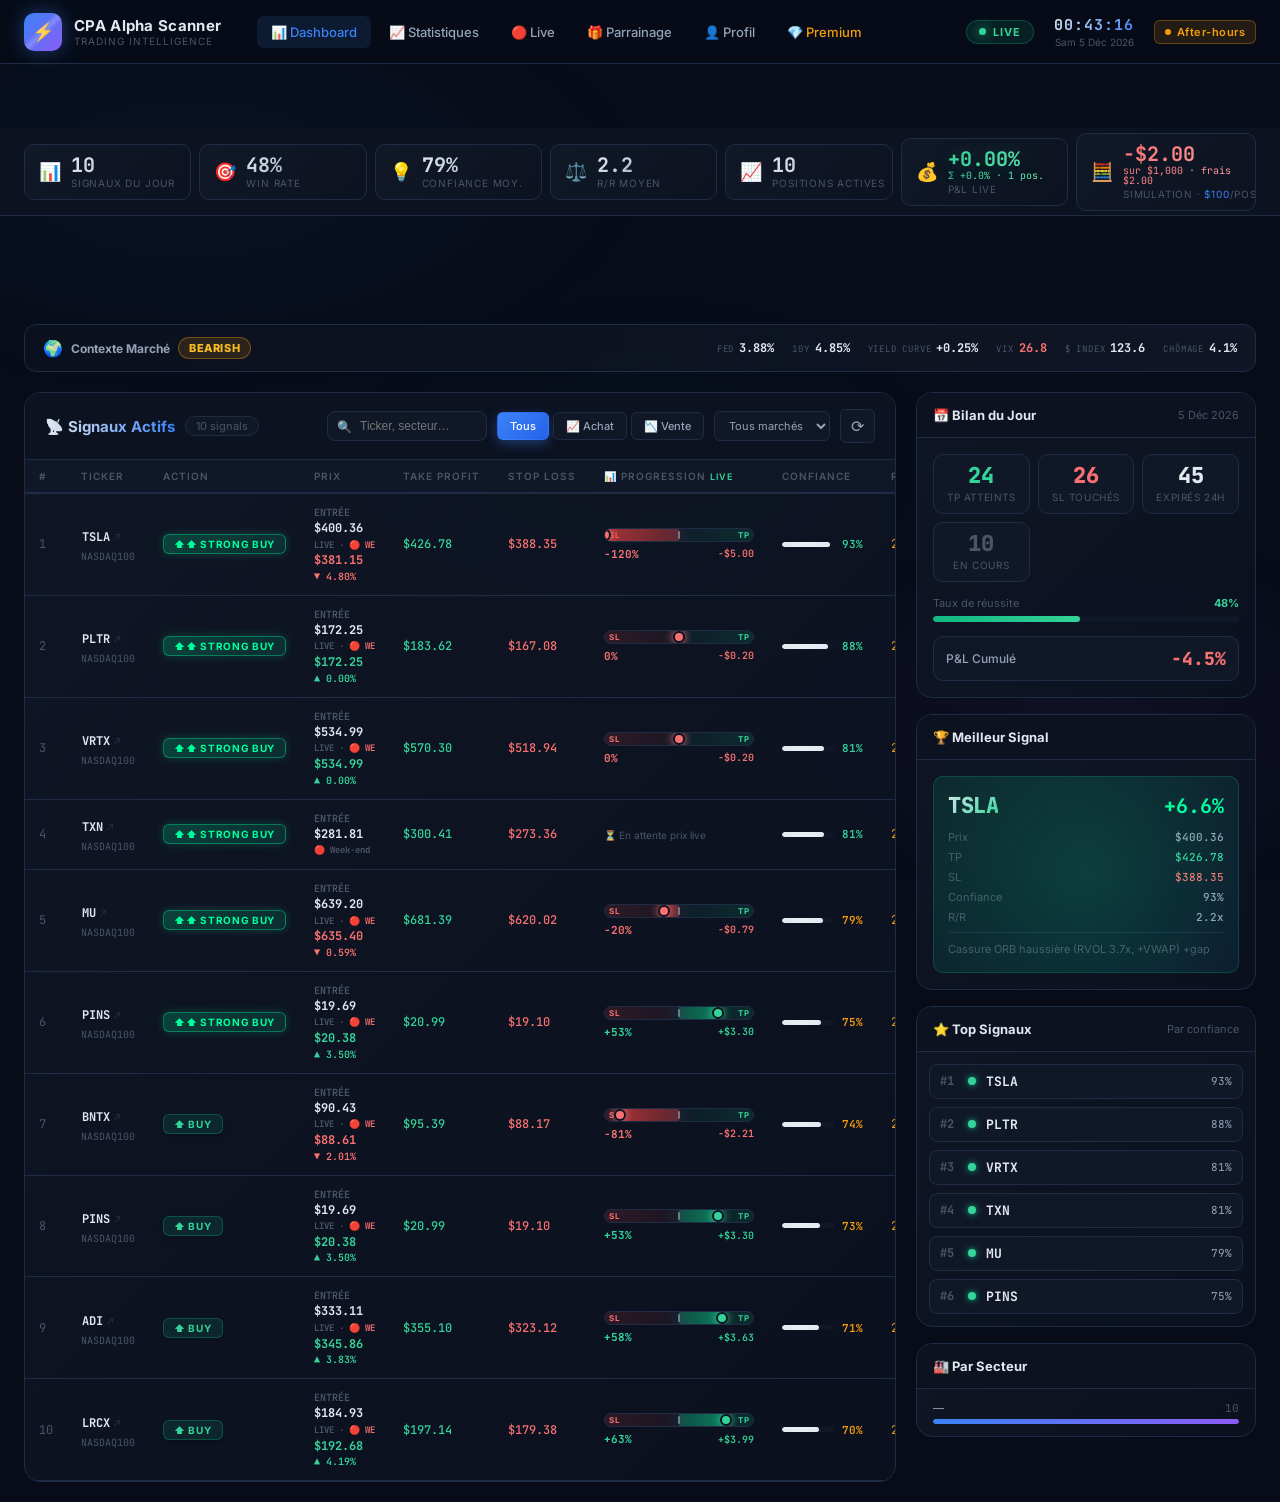
<file: dashboard/dashboard.html>
<!DOCTYPE html>
<html lang="fr">
<head>
  <meta charset="UTF-8">
  <meta name="viewport" content="width=device-width, initial-scale=1.0">
  <title>CPA Alpha Scanner — Dashboard</title>
  <link rel="icon" href="data:image/svg+xml,<svg xmlns='http://www.w3.org/2000/svg' viewBox='0 0 100 100'><text y='.9em' font-size='90'>⚡</text></svg>">
  <link rel="stylesheet" href="assets/css/style.css?v=202604244">
  <link rel="stylesheet" href="assets/css/polish.css?v=202604244">
</head>
<body>

  <!-- ===================== NAVBAR ===================== -->
  <nav class="navbar">
    <div class="nav-brand">
      <div class="brand-icon">⚡</div>
      <div class="brand-text">
        <span class="brand-name">CPA Alpha Scanner</span>
        <span class="brand-sub">Trading Intelligence</span>
      </div>
    </div>

    <div style="display:flex;gap:4px;margin-left:20px;flex:1">
      <a href="dashboard.html" style="padding:8px 14px;font-size:13px;color:#3b82f6;background:rgba(59,130,246,.12);border-radius:7px;font-weight:500;text-decoration:none">📊 Dashboard</a>
      <a href="stats.html" style="padding:8px 14px;font-size:13px;color:#94a3b8;border-radius:7px;font-weight:500;text-decoration:none">📈 Statistiques</a>
      <a href="live.html" style="padding:8px 14px;font-size:13px;color:#94a3b8;border-radius:7px;font-weight:500;text-decoration:none">🔴 Live</a>
      <a href="referral.html" style="padding:8px 14px;font-size:13px;color:#94a3b8;border-radius:7px;font-weight:500;text-decoration:none">🎁 Parrainage</a>
      <a href="profile.html" style="padding:8px 14px;font-size:13px;color:#94a3b8;border-radius:7px;font-weight:500;text-decoration:none">👤 Profil</a>
      <a href="pricing.html" style="padding:8px 14px;font-size:13px;color:#f59e0b;border-radius:7px;font-weight:500;text-decoration:none">💎 Premium</a>
    </div>

    <div class="nav-right">
      <div class="live-pill">
        <div class="live-dot"></div>
        <span>LIVE</span>
      </div>
      <div class="clock-wrap">
        <div class="clock-time" id="clock-time">--:--:--</div>
        <div class="clock-date" id="clock-date">--- -- ----</div>
      </div>
      <div class="mkt-status open" id="market-status">
        <div class="mkt-status-dot"></div>
        <span id="status-text">Ouvert</span>
      </div>
    </div>
  </nav>

  <!-- ===================== STATS BAR ===================== -->
  <section class="stats-bar">
    <div class="stat-card">
      <span class="stat-icon">📊</span>
      <div class="stat-info">
        <div class="stat-val blue" id="stat-total">—</div>
        <div class="stat-lbl">Signaux du Jour</div>
      </div>
    </div>
    <div class="stat-card">
      <span class="stat-icon">🎯</span>
      <div class="stat-info">
        <div class="stat-val green" id="stat-winrate">—</div>
        <div class="stat-lbl">Win Rate</div>
      </div>
    </div>
    <div class="stat-card">
      <span class="stat-icon">💡</span>
      <div class="stat-info">
        <div class="stat-val" id="stat-confidence">—</div>
        <div class="stat-lbl">Confiance Moy.</div>
      </div>
    </div>
    <div class="stat-card">
      <span class="stat-icon">⚖️</span>
      <div class="stat-info">
        <div class="stat-val gold" id="stat-rr">—</div>
        <div class="stat-lbl">R/R Moyen</div>
      </div>
    </div>
    <div class="stat-card">
      <span class="stat-icon">📈</span>
      <div class="stat-info">
        <div class="stat-val" id="stat-active">—</div>
        <div class="stat-lbl">Positions Actives</div>
      </div>
    </div>
    <div class="stat-card">
      <span class="stat-icon">💰</span>
      <div class="stat-info">
        <div class="stat-val green" id="stat-pnl">—</div>
        <div class="stat-lbl">P&amp;L Live</div>
      </div>
    </div>
    <div class="stat-card" style="cursor:pointer;min-width:180px" id="sim-card" title="Cliquer pour changer le montant par position">
      <span class="stat-icon">🧮</span>
      <div class="stat-info">
        <div class="stat-val green" id="stat-sim-pnl">$0</div>
        <div class="stat-lbl">Simulation · <span id="sim-per-pos" style="color:var(--accent)">$100</span>/pos.</div>
      </div>
    </div>
  </section>

  <style>
    .macro-stat { font-family: 'JetBrains Mono', monospace; display: inline-flex; gap: 5px; align-items: baseline; white-space: nowrap; }
    .ms-lbl { font-size: 9px; color: var(--text3); text-transform: uppercase; letter-spacing: .8px; }
    .ms-val { font-size: 12px; font-weight: 700; color: var(--text); }
    .regime-bullish   { background: rgba(16,185,129,.15); color: #34d399; border: 1px solid rgba(16,185,129,.35); }
    .regime-neutral   { background: rgba(59,130,246,.12); color: #60a5fa; border: 1px solid rgba(59,130,246,.3); }
    .regime-bearish   { background: rgba(245,158,11,.14); color: #fbbf24; border: 1px solid rgba(245,158,11,.35); }
    .regime-recession { background: rgba(239,68,68,.15); color: #f87171; border: 1px solid rgba(239,68,68,.35); }
    #macro-widget {
      grid-column: 1 / -1;    /* span all columns dans le grid page-body */
      display: flex;
      padding: 12px 18px;
      background: linear-gradient(90deg, rgba(12,18,32,.85), rgba(17,24,39,.85));
      border: 1px solid var(--border);
      border-radius: 12px;
      align-items: center;
      gap: 14px;
      flex-wrap: wrap;
      font-size: 12px;
      backdrop-filter: blur(6px);
    }
  </style>

  <!-- Modal Simulation Settings -->
  <div id="sim-modal" style="display:none;position:fixed;inset:0;background:rgba(0,0,0,.7);backdrop-filter:blur(8px);z-index:500;align-items:center;justify-content:center">
    <div style="background:var(--card);border:1px solid var(--border);border-radius:14px;padding:24px;min-width:320px;max-width:400px;box-shadow:0 12px 40px rgba(0,0,0,.5)">
      <div style="display:flex;justify-content:space-between;align-items:center;margin-bottom:16px">
        <h3 style="font-size:15px;font-weight:700">🧮 Montant par position</h3>
        <button id="sim-close" style="background:var(--bg3);border:1px solid var(--border);color:var(--text);width:28px;height:28px;border-radius:6px;cursor:pointer;font-size:14px">✕</button>
      </div>
      <label style="display:block;font-size:11px;color:var(--text3);text-transform:uppercase;letter-spacing:1px;font-weight:600;margin-bottom:6px">Montant USD par signal</label>
      <div style="display:flex;gap:6px">
        <input type="number" id="sim-input" min="10" max="100000" step="10" style="flex:1;padding:10px 12px;background:var(--bg3);border:1px solid var(--border);border-radius:8px;color:var(--text);font-family:var(--mono);font-size:15px;outline:none">
      </div>
      <div style="display:flex;gap:6px;margin-top:10px;flex-wrap:wrap">
        <button class="sim-preset" data-v="50"   style="background:var(--bg3);border:1px solid var(--border);color:var(--text2);padding:5px 10px;border-radius:6px;font-size:11px;cursor:pointer">$50</button>
        <button class="sim-preset" data-v="100"  style="background:var(--bg3);border:1px solid var(--border);color:var(--text2);padding:5px 10px;border-radius:6px;font-size:11px;cursor:pointer">$100</button>
        <button class="sim-preset" data-v="250"  style="background:var(--bg3);border:1px solid var(--border);color:var(--text2);padding:5px 10px;border-radius:6px;font-size:11px;cursor:pointer">$250</button>
        <button class="sim-preset" data-v="500"  style="background:var(--bg3);border:1px solid var(--border);color:var(--text2);padding:5px 10px;border-radius:6px;font-size:11px;cursor:pointer">$500</button>
        <button class="sim-preset" data-v="1000" style="background:var(--bg3);border:1px solid var(--border);color:var(--text2);padding:5px 10px;border-radius:6px;font-size:11px;cursor:pointer">$1K</button>
        <button class="sim-preset" data-v="2000" style="background:var(--bg3);border:1px solid var(--border);color:var(--text2);padding:5px 10px;border-radius:6px;font-size:11px;cursor:pointer">$2K</button>
      </div>

      <label style="display:block;font-size:11px;color:var(--text3);text-transform:uppercase;letter-spacing:1px;font-weight:600;margin-top:18px;margin-bottom:6px">💸 Frais par trade (%)</label>
      <div style="display:flex;gap:6px">
        <input type="number" id="sim-fee" min="0" max="2" step="0.01" style="flex:1;padding:10px 12px;background:var(--bg3);border:1px solid var(--border);border-radius:8px;color:var(--text);font-family:var(--mono);font-size:15px;outline:none">
        <span style="align-self:center;color:var(--text3);font-size:11px">% × 2 (aller+retour)</span>
      </div>
      <div style="display:flex;gap:6px;margin-top:8px;flex-wrap:wrap">
        <button class="fee-preset" data-v="0"    style="background:var(--bg3);border:1px solid var(--border);color:var(--text2);padding:4px 9px;border-radius:6px;font-size:10px;cursor:pointer">0% <span style="color:var(--text3)">(Trade Republic)</span></button>
        <button class="fee-preset" data-v="0.05" style="background:var(--bg3);border:1px solid var(--border);color:var(--text2);padding:4px 9px;border-radius:6px;font-size:10px;cursor:pointer">0.05% <span style="color:var(--text3)">(IBKR)</span></button>
        <button class="fee-preset" data-v="0.1"  style="background:var(--bg3);border:1px solid var(--border);color:var(--text2);padding:4px 9px;border-radius:6px;font-size:10px;cursor:pointer">0.10% <span style="color:var(--text3)">(Degiro)</span></button>
        <button class="fee-preset" data-v="0.25" style="background:var(--bg3);border:1px solid var(--border);color:var(--text2);padding:4px 9px;border-radius:6px;font-size:10px;cursor:pointer">0.25%</button>
        <button class="fee-preset" data-v="0.5"  style="background:var(--bg3);border:1px solid var(--border);color:var(--text2);padding:4px 9px;border-radius:6px;font-size:10px;cursor:pointer">0.50%</button>
      </div>

      <div id="sim-preview" style="margin-top:16px;padding:12px;background:var(--bg3);border:1px solid var(--border);border-radius:8px;font-size:12px;color:var(--text2)"></div>

      <button id="sim-save" style="width:100%;margin-top:14px;background:var(--accent);color:#fff;border:none;padding:12px 18px;border-radius:9px;font-weight:700;cursor:pointer;font-family:var(--font);font-size:13px">💾 Valider</button>
    </div>
  </div>

  <!-- ===================== PAGE BODY ===================== -->
  <div class="page-body">

    <!-- ===================== WIDGET MACRO FRED ===================== -->
    <div id="macro-widget">
      <div style="display:flex;align-items:center;gap:8px;flex-shrink:0">
        <span style="font-size:16px">🌍</span>
        <span style="font-weight:700;color:var(--text2)">Contexte Marché</span>
        <span id="macro-regime" style="padding:3px 10px;border-radius:14px;font-size:11px;font-weight:800;letter-spacing:.6px">—</span>
      </div>
      <div style="display:flex;gap:18px;flex:1;flex-wrap:wrap;justify-content:flex-end">
        <span class="macro-stat"><span class="ms-lbl">Fed</span> <span id="ms-fed" class="ms-val">—</span></span>
        <span class="macro-stat"><span class="ms-lbl">10Y</span> <span id="ms-10y" class="ms-val">—</span></span>
        <span class="macro-stat"><span class="ms-lbl">Yield Curve</span> <span id="ms-yc" class="ms-val">—</span></span>
        <span class="macro-stat"><span class="ms-lbl">VIX</span> <span id="ms-vix" class="ms-val">—</span></span>
        <span class="macro-stat"><span class="ms-lbl">$ Index</span> <span id="ms-dxy" class="ms-val">—</span></span>
        <span class="macro-stat"><span class="ms-lbl">Chômage</span> <span id="ms-unemp" class="ms-val">—</span></span>
      </div>
    </div>

    <!-- ======= LEFT: SIGNALS PANEL ======= -->
    <section class="signals-panel">
      <div class="panel-head">
        <div class="panel-title">
          <h2>📡 Signaux Actifs</h2>
          <span class="signal-badge" id="signal-badge">— signaux</span>
        </div>
        <div class="panel-controls">
          <div class="search-wrap">
            <span class="search-icon">🔍</span>
            <input type="text" id="search-input" placeholder="Ticker, secteur…" autocomplete="off">
          </div>
          <div class="filter-group">
            <button class="fbtn active" data-filter="all">Tous</button>
            <button class="fbtn" data-filter="BUY">📈 Achat</button>
            <button class="fbtn" data-filter="SELL">📉 Vente</button>
          </div>
          <select class="univ-select" id="univ-filter">
            <option value="all">Tous marchés</option>
            <option value="NASDAQ100">NASDAQ 100</option>
            <option value="SP500">S&P 500</option>
            <option value="DOW30">DOW 30</option>
          </select>
          <button id="refresh-btn" title="Actualiser" class="fbtn" style="font-size:16px;padding:6px 10px;">⟳</button>
        </div>
      </div>

      <div class="table-wrap">
        <table class="signals-table">
          <thead>
            <tr>
              <th>#</th>
              <th>TICKER</th>
              <th>ACTION</th>
              <th>PRIX</th>
              <th>TAKE PROFIT</th>
              <th>STOP LOSS</th>
              <th>📊 PROGRESSION <span style="color:var(--buy-light);font-size:9px">LIVE</span></th>
              <th>CONFIANCE</th>
              <th>R/R</th>
              <th>ALLOC.</th>
              <th>HEURE</th>
              <th>ℹ</th>
            </tr>
          </thead>
          <tbody id="signals-tbody">
            <tr><td colspan="12">
              <div class="empty-state">
                <div class="es-icon">⏳</div>
                <div class="es-text">Chargement des signaux…</div>
              </div>
            </td></tr>
          </tbody>
        </table>
      </div>
    </section>

    <!-- ======= RIGHT: SIDE PANEL ======= -->
    <aside class="side-panel">

      <!-- EOD Tracker -->
      <div class="card">
        <div class="card-head">
          <h3>📅 Bilan du Jour</h3>
          <span class="card-meta" id="eod-date"></span>
        </div>
        <div class="card-body">
          <div class="eod-row">
            <div class="eod-stat">
              <div class="eod-val green" id="eod-won">—</div>
              <div class="eod-lbl">TP Atteints</div>
            </div>
            <div class="eod-stat">
              <div class="eod-val red" id="eod-lost">—</div>
              <div class="eod-lbl">SL Touchés</div>
            </div>
            <div class="eod-stat">
              <div class="eod-val gold" id="eod-expired" title="Signaux clôturés à 24h sans atteindre TP/SL">—</div>
              <div class="eod-lbl">Expirés 24h</div>
            </div>
            <div class="eod-stat">
              <div class="eod-val grey" id="eod-open">—</div>
              <div class="eod-lbl">En Cours</div>
            </div>
          </div>
          <div class="prog-wrap">
            <div class="prog-label">
              <span>Taux de réussite</span>
              <span class="prog-val" id="eod-rate" style="color:var(--buy-light)">—</span>
            </div>
            <div class="prog-track">
              <div class="prog-fill" id="eod-bar" style="width:0%"></div>
            </div>
          </div>
          <div class="eod-pnl-row">
            <span class="eod-pnl-label">P&amp;L Cumulé</span>
            <span class="eod-pnl-val green" id="eod-cumulative">—</span>
          </div>
        </div>
      </div>

      <!-- Best Signal -->
      <div class="card">
        <div class="card-head">
          <h3>🏆 Meilleur Signal</h3>
        </div>
        <div class="card-body" id="best-signal-body">
          <div class="empty-state" style="padding:20px">
            <div class="es-icon">⏳</div>
          </div>
        </div>
      </div>

      <!-- Top 6 by confidence -->
      <div class="card">
        <div class="card-head">
          <h3>⭐ Top Signaux</h3>
          <span class="card-meta">Par confiance</span>
        </div>
        <ul class="top-list" id="top-list"></ul>
      </div>

      <!-- Sector breakdown -->
      <div class="card">
        <div class="card-head">
          <h3>🏭 Par Secteur</h3>
        </div>
        <div class="sector-inner" id="sector-bars"></div>
      </div>

    </aside>
  </div><!-- /page-body -->

  <!-- ===================== MODAL ===================== -->
  <div class="modal-overlay" id="modal-overlay">
    <div class="modal">
      <div class="modal-top">
        <div>
          <div class="modal-ticker-big" id="modal-ticker">—</div>
          <div style="font-size:11px;color:var(--text3);margin-top:3px" id="modal-universe">—</div>
        </div>
        <div class="modal-action-big" id="modal-action-big"></div>
        <button class="modal-close" id="modal-close">✕</button>
      </div>

      <div class="modal-content">
        <div class="modal-grid">
          <!-- Prix & Cibles -->
          <div class="modal-block">
            <div class="modal-block-title">📊 Prix &amp; Cibles</div>
            <div class="modal-row"><span>Prix actuel</span><span id="md-price">—</span></div>
            <div class="modal-row"><span>Take Profit</span><span id="md-tp" style="color:var(--buy-light)">—</span></div>
            <div class="modal-row"><span>Stop Loss</span><span id="md-sl" style="color:var(--sell-light)">—</span></div>
            <div class="modal-row"><span>Valeur Intrinsèque</span><span id="md-intrinsic" style="color:var(--gold)">—</span></div>
            <div class="modal-row"><span>Potentiel</span><span id="md-upside">—</span></div>
          </div>
          <!-- Signal -->
          <div class="modal-block">
            <div class="modal-block-title">🎯 Analyse Signal</div>
            <div class="modal-row"><span>Score CPA</span><span id="md-cpa">—</span></div>
            <div class="modal-row"><span>Score Global</span><span id="md-score">—</span></div>
            <div class="modal-row"><span>Confiance</span><span id="md-confidence">—</span></div>
            <div class="modal-row"><span>Risk / Reward</span><span id="md-rr">—</span></div>
            <div class="modal-row"><span>ML Prob. Hausse</span><span id="md-ml">—</span></div>
            <div class="modal-row"><span>Allocation Kelly</span><span id="md-kelly">—</span></div>
            <div class="modal-row"><span>Statut</span><span id="md-status">—</span></div>
          </div>
        </div>

        <!-- CPA Components -->
        <div class="modal-block full">
          <div class="modal-block-title">🧮 Décomposition CPA Alpha</div>
          <div class="cpa-components" id="md-cpa-components"></div>
        </div>

        <!-- Reason -->
        <div class="modal-block full">
          <div class="modal-block-title">💡 Raison Principale</div>
          <div class="modal-reason" id="md-reason">—</div>
        </div>

        <!-- News -->
        <div class="modal-block full" id="md-news-block">
          <div class="modal-block-title">📰 Dernière Actualité</div>
          <div class="modal-news" id="md-news">—</div>
        </div>

        <!-- Risk flags -->
        <div class="modal-block full" id="md-risk-block">
          <div class="modal-block-title">⚠️ Risques Identifiés</div>
          <div id="md-risks"></div>
        </div>
      </div>
    </div>
  </div>

  <!-- Toast -->
  <div class="toast hidden" id="toast"></div>

  <script src="assets/js/app.js?v=202605291"></script>

  <!-- ========== MACRO WIDGET LOADER ========== -->
  <script>
    function loadMacro() {
      fetch('data/macro.json?t=' + Date.now())
        .then(r => r.ok ? r.json() : null)
        .then(m => {
          if (!m || m.risk_free_rate == null) return;
          document.getElementById('macro-widget').style.display = 'flex';

          const regimeEl = document.getElementById('macro-regime');
          regimeEl.textContent = (m.regime || 'neutral').toUpperCase();
          regimeEl.className = 'regime-' + (m.regime || 'neutral');
          regimeEl.title = (m.regime_reasons || []).join('\n') || 'Aucune alerte macro';

          const set = (id, val, suffix = '') => {
            const el = document.getElementById(id);
            if (el) el.textContent = (val != null) ? (val + suffix) : '—';
          };
          set('ms-fed',   m.risk_free_rate != null ? m.risk_free_rate.toFixed(2) : null, '%');
          set('ms-10y',   m.treasury_10y  != null ? m.treasury_10y.toFixed(2)  : null, '%');
          set('ms-yc',    m.yield_curve   != null ? (m.yield_curve >= 0 ? '+' : '') + m.yield_curve.toFixed(2) : null, '%');
          set('ms-vix',   m.vix           != null ? m.vix.toFixed(1)           : null);
          set('ms-dxy',   m.dollar_index  != null ? m.dollar_index.toFixed(1)  : null);
          set('ms-unemp', m.unemployment  != null ? m.unemployment.toFixed(1)  : null, '%');

          // Colorer VIX selon niveau
          const vixEl = document.getElementById('ms-vix');
          if (vixEl && m.vix != null) {
            vixEl.style.color = m.vix > 25 ? 'var(--sell-light)' : m.vix < 15 ? 'var(--buy-light)' : 'var(--text)';
          }
          // Colorer yield curve
          const ycEl = document.getElementById('ms-yc');
          if (ycEl && m.yield_curve != null) {
            ycEl.style.color = m.yield_curve < 0 ? 'var(--sell-light)' : m.yield_curve > 1 ? 'var(--buy-light)' : 'var(--text)';
          }
        })
        .catch(() => {});
    }
    loadMacro();
    // Refresh toutes les 30 min (pas besoin plus souvent, macro bouge lentement)
    setInterval(loadMacro, 30 * 60 * 1000);
  </script>
</body>
</html>
</file>
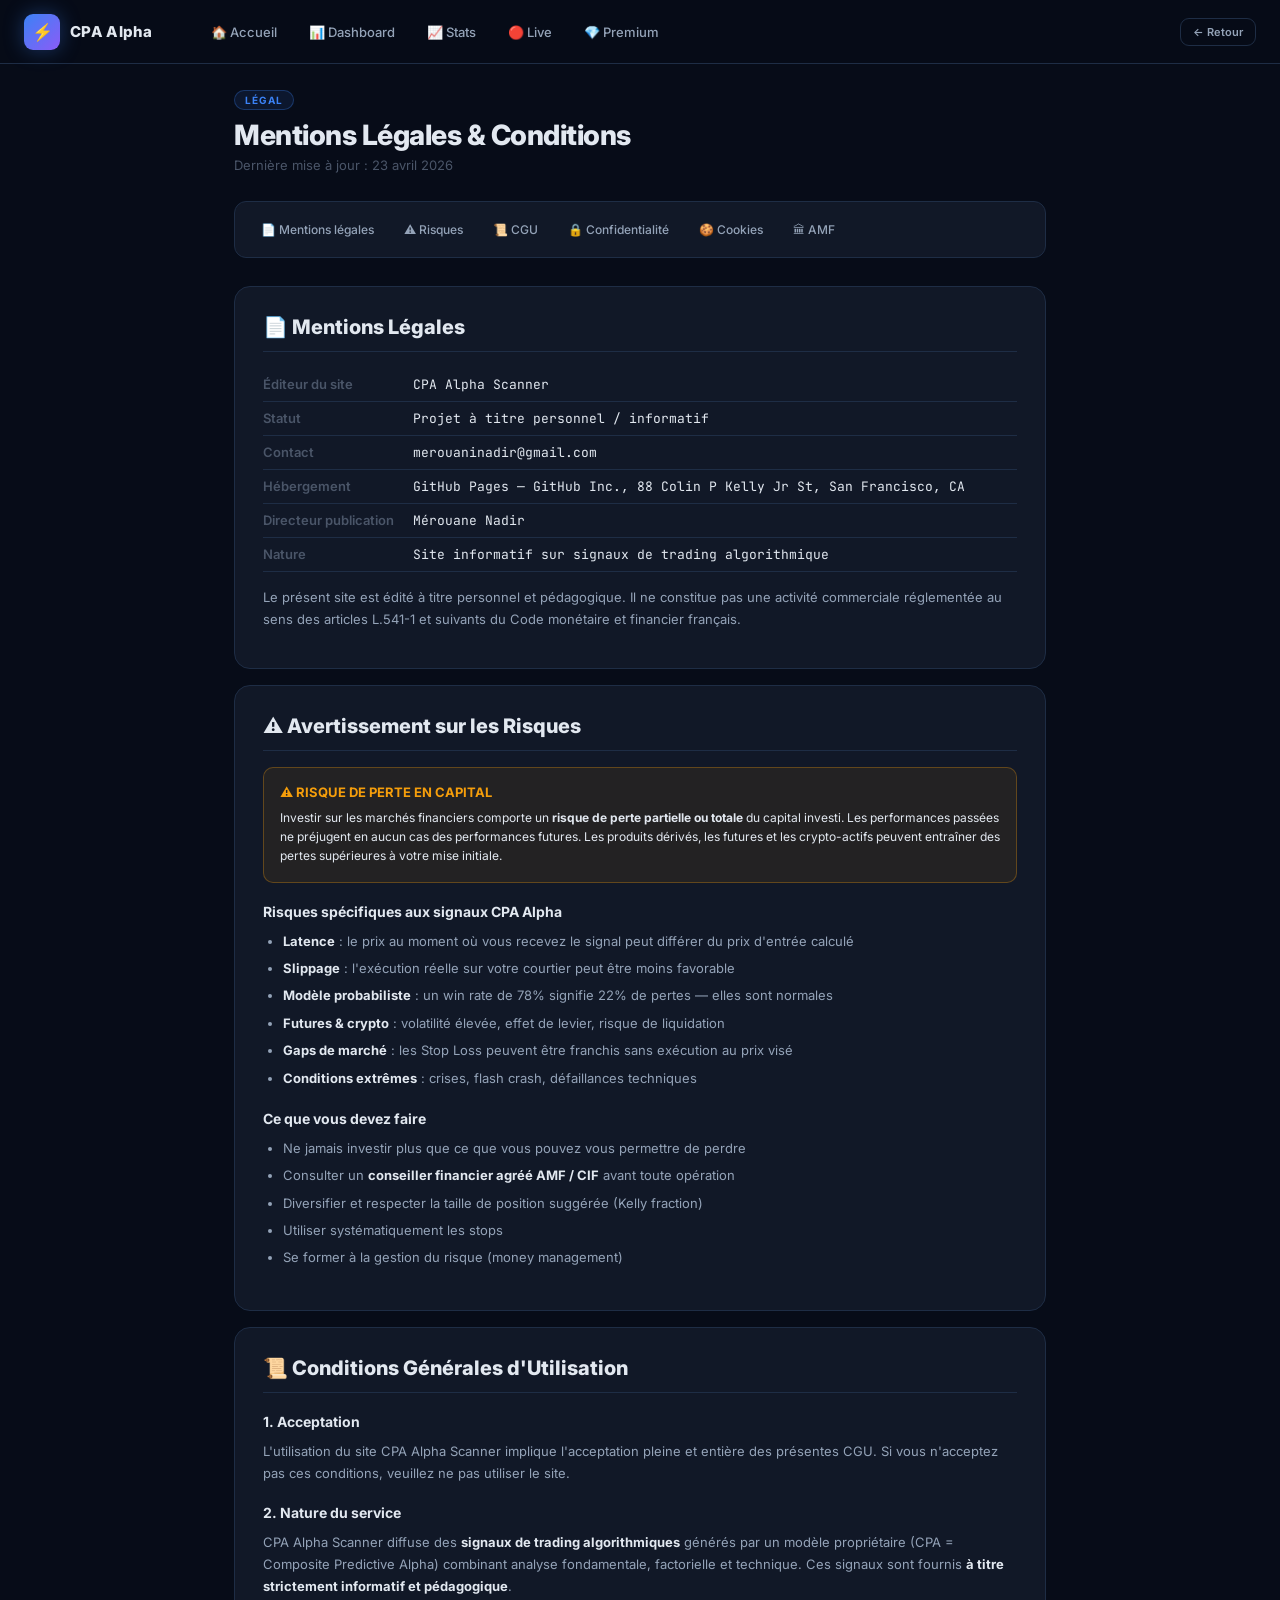
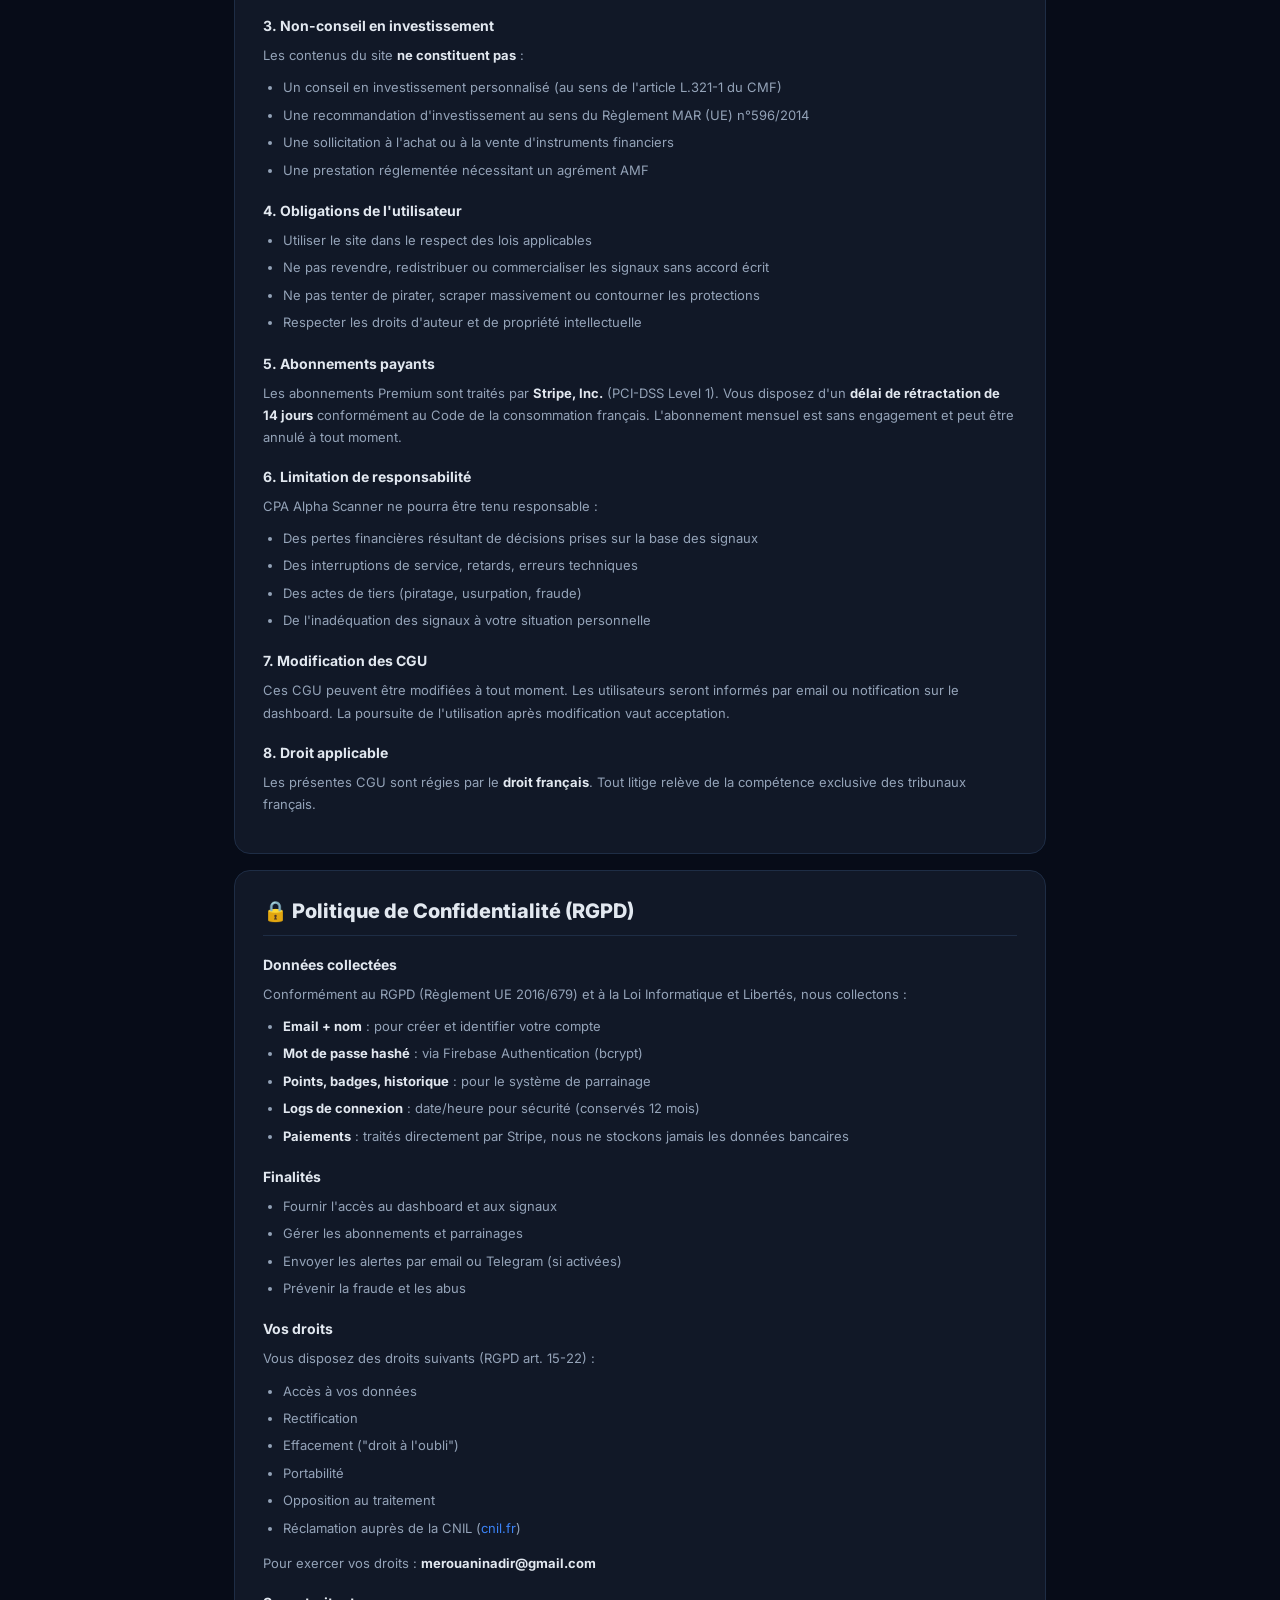
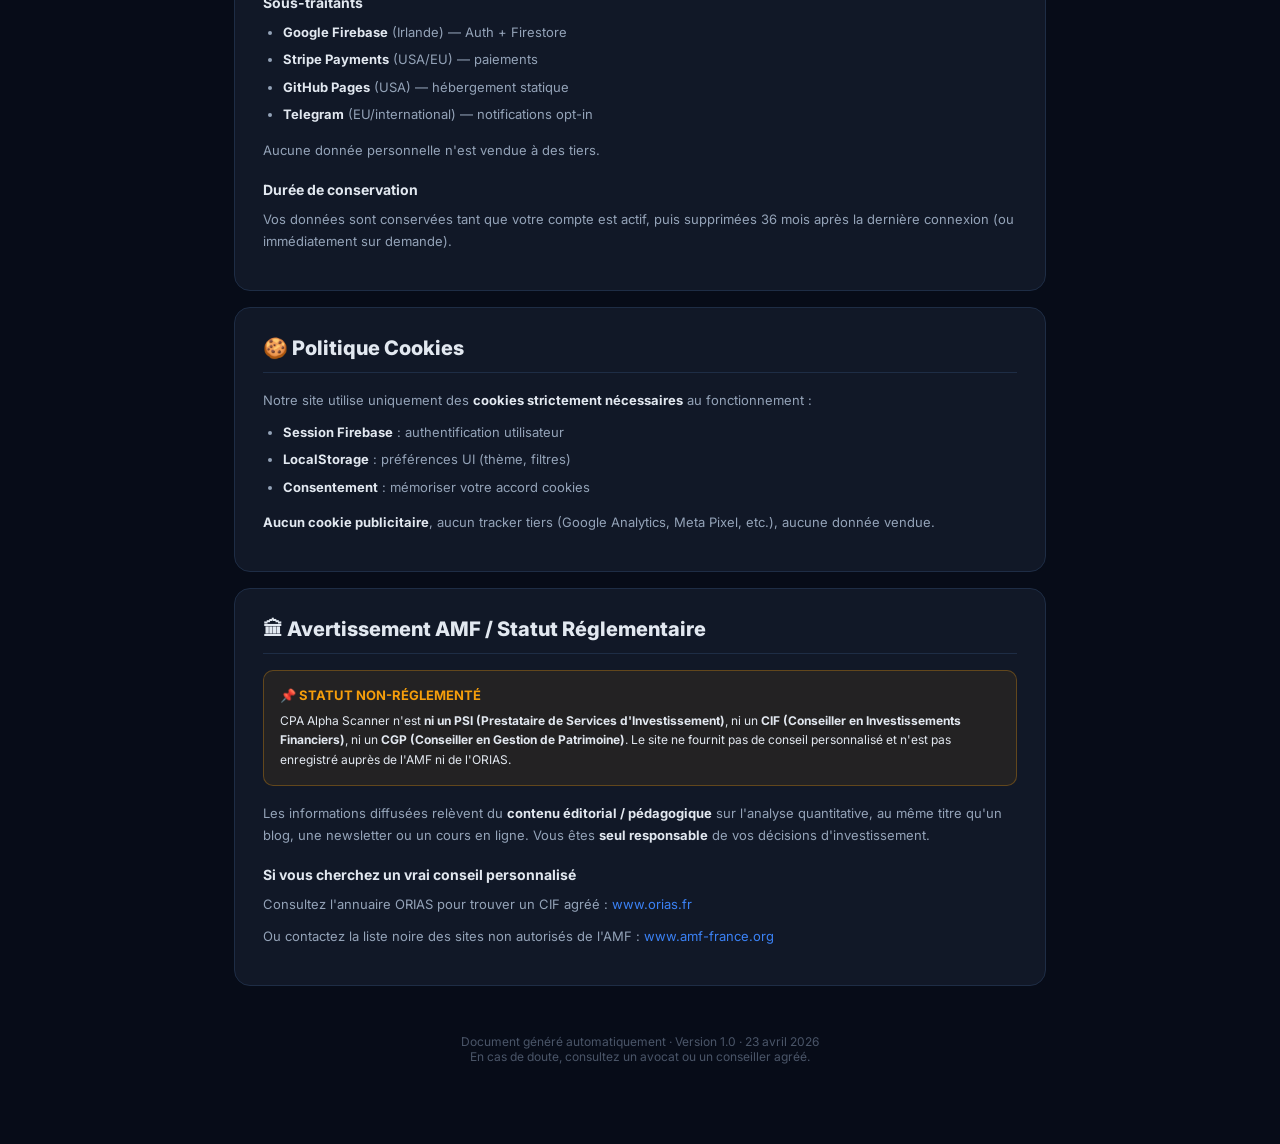
<file: dashboard/legal.html>
<!DOCTYPE html>
<html lang="fr">
<head>
  <meta charset="UTF-8">
  <meta name="viewport" content="width=device-width, initial-scale=1.0">
  <title>Mentions Légales & Risques — CPA Alpha Scanner</title>
  <link rel="icon" href="data:image/svg+xml,<svg xmlns='http://www.w3.org/2000/svg' viewBox='0 0 100 100'><text y='.9em' font-size='90'>⚡</text></svg>">
  <link rel="stylesheet" href="assets/css/pages.css">
  <style>
    .legal-nav{display:flex;gap:6px;flex-wrap:wrap;margin-bottom:28px;padding:14px;background:var(--card);border:1px solid var(--border);border-radius:12px;position:sticky;top:calc(var(--nav-h) + 12px);z-index:20;backdrop-filter:blur(10px)}
    .legal-nav a{padding:6px 12px;font-size:12px;color:var(--text2);border-radius:6px;transition:all .15s;font-weight:500}
    .legal-nav a:hover{background:var(--bg3);color:var(--text)}
    .legal-sec{background:var(--card);border:1px solid var(--border);border-radius:var(--r-lg);padding:28px;margin-bottom:16px;scroll-margin-top:100px}
    .legal-sec h2{font-size:20px;font-weight:800;margin-bottom:16px;display:flex;align-items:center;gap:10px;border-bottom:1px solid var(--border);padding-bottom:12px}
    .legal-sec h3{font-size:14px;font-weight:700;margin:20px 0 10px;color:var(--text)}
    .legal-sec p{font-size:13px;color:var(--text2);line-height:1.7;margin-bottom:10px}
    .legal-sec ul{margin:10px 0 12px 20px;font-size:13px;color:var(--text2);line-height:1.8}
    .legal-sec ul li{margin-bottom:4px}
    .legal-sec strong{color:var(--text)}
    .warn-block{background:rgba(245,158,11,.08);border:1px solid rgba(245,158,11,.3);border-radius:10px;padding:16px;margin:16px 0}
    .warn-block h4{color:var(--gold);font-size:13px;font-weight:700;margin-bottom:8px}
    .warn-block p{color:var(--text);font-size:12px;line-height:1.6;margin:0}
    .info-row{display:grid;grid-template-columns:140px 1fr;gap:10px;padding:8px 0;border-bottom:1px solid var(--border);font-size:13px}
    .info-row:last-child{border-bottom:none}
    .info-row .lbl{color:var(--text3);font-weight:600}
    .info-row .val{color:var(--text);font-family:var(--mono)}
  </style>
</head>
<body>

  <nav class="snav">
    <div class="snav-brand">
      <div class="snav-icon">⚡</div>
      <span class="snav-name">CPA Alpha</span>
    </div>
    <div class="snav-links">
      <a class="snav-link" href="index.html">🏠 Accueil</a>
      <a class="snav-link" href="dashboard.html">📊 Dashboard</a>
      <a class="snav-link" href="stats.html">📈 Stats</a>
      <a class="snav-link" href="live.html">🔴 Live</a>
      <a class="snav-link" href="pricing.html">💎 Premium</a>
    </div>
    <button class="snav-burger" id="snav-burger" onclick="document.querySelector('.snav-links').classList.toggle('open')">☰</button>
      <div class="snav-right">
      <a href="index.html" class="btn btn-outline btn-sm">← Retour</a>
    </div>
  </nav>

  <div class="page page-narrow">
    <div class="phead">
      <div>
        <div class="phead-tag">LÉGAL</div>
        <h1 class="phead-title">Mentions Légales &amp; Conditions</h1>
        <p class="phead-sub">Dernière mise à jour : 23 avril 2026</p>
      </div>
    </div>

    <!-- SOMMAIRE -->
    <div class="legal-nav">
      <a href="#mentions">📄 Mentions légales</a>
      <a href="#risk">⚠️ Risques</a>
      <a href="#terms">📜 CGU</a>
      <a href="#privacy">🔒 Confidentialité</a>
      <a href="#cookies">🍪 Cookies</a>
      <a href="#amf">🏛 AMF</a>
    </div>

    <!-- MENTIONS LÉGALES -->
    <section class="legal-sec" id="mentions">
      <h2>📄 Mentions Légales</h2>
      <div class="info-row"><span class="lbl">Éditeur du site</span><span class="val">CPA Alpha Scanner</span></div>
      <div class="info-row"><span class="lbl">Statut</span><span class="val">Projet à titre personnel / informatif</span></div>
      <div class="info-row"><span class="lbl">Contact</span><span class="val">merouaninadir@gmail.com</span></div>
      <div class="info-row"><span class="lbl">Hébergement</span><span class="val">GitHub Pages — GitHub Inc., 88 Colin P Kelly Jr St, San Francisco, CA</span></div>
      <div class="info-row"><span class="lbl">Directeur publication</span><span class="val">Mérouane Nadir</span></div>
      <div class="info-row"><span class="lbl">Nature</span><span class="val">Site informatif sur signaux de trading algorithmique</span></div>
      <p style="margin-top:14px">Le présent site est édité à titre personnel et pédagogique. Il ne constitue pas une activité commerciale réglementée au sens des articles L.541-1 et suivants du Code monétaire et financier français.</p>
    </section>

    <!-- RISQUES -->
    <section class="legal-sec" id="risk">
      <h2>⚠️ Avertissement sur les Risques</h2>
      <div class="warn-block">
        <h4>⚠️ RISQUE DE PERTE EN CAPITAL</h4>
        <p>Investir sur les marchés financiers comporte un <strong>risque de perte partielle ou totale</strong> du capital investi. Les performances passées ne préjugent en aucun cas des performances futures. Les produits dérivés, les futures et les crypto-actifs peuvent entraîner des pertes supérieures à votre mise initiale.</p>
      </div>
      <h3>Risques spécifiques aux signaux CPA Alpha</h3>
      <ul>
        <li><strong>Latence</strong> : le prix au moment où vous recevez le signal peut différer du prix d'entrée calculé</li>
        <li><strong>Slippage</strong> : l'exécution réelle sur votre courtier peut être moins favorable</li>
        <li><strong>Modèle probabiliste</strong> : un win rate de 78% signifie 22% de pertes — elles sont normales</li>
        <li><strong>Futures &amp; crypto</strong> : volatilité élevée, effet de levier, risque de liquidation</li>
        <li><strong>Gaps de marché</strong> : les Stop Loss peuvent être franchis sans exécution au prix visé</li>
        <li><strong>Conditions extrêmes</strong> : crises, flash crash, défaillances techniques</li>
      </ul>
      <h3>Ce que vous devez faire</h3>
      <ul>
        <li>Ne jamais investir plus que ce que vous pouvez vous permettre de perdre</li>
        <li>Consulter un <strong>conseiller financier agréé AMF / CIF</strong> avant toute opération</li>
        <li>Diversifier et respecter la taille de position suggérée (Kelly fraction)</li>
        <li>Utiliser systématiquement les stops</li>
        <li>Se former à la gestion du risque (money management)</li>
      </ul>
    </section>

    <!-- CGU -->
    <section class="legal-sec" id="terms">
      <h2>📜 Conditions Générales d'Utilisation</h2>
      <h3>1. Acceptation</h3>
      <p>L'utilisation du site CPA Alpha Scanner implique l'acceptation pleine et entière des présentes CGU. Si vous n'acceptez pas ces conditions, veuillez ne pas utiliser le site.</p>

      <h3>2. Nature du service</h3>
      <p>CPA Alpha Scanner diffuse des <strong>signaux de trading algorithmiques</strong> générés par un modèle propriétaire (CPA = Composite Predictive Alpha) combinant analyse fondamentale, factorielle et technique. Ces signaux sont fournis <strong>à titre strictement informatif et pédagogique</strong>.</p>

      <h3>3. Non-conseil en investissement</h3>
      <p>Les contenus du site <strong>ne constituent pas</strong> :</p>
      <ul>
        <li>Un conseil en investissement personnalisé (au sens de l'article L.321-1 du CMF)</li>
        <li>Une recommandation d'investissement au sens du Règlement MAR (UE) n°596/2014</li>
        <li>Une sollicitation à l'achat ou à la vente d'instruments financiers</li>
        <li>Une prestation réglementée nécessitant un agrément AMF</li>
      </ul>

      <h3>4. Obligations de l'utilisateur</h3>
      <ul>
        <li>Utiliser le site dans le respect des lois applicables</li>
        <li>Ne pas revendre, redistribuer ou commercialiser les signaux sans accord écrit</li>
        <li>Ne pas tenter de pirater, scraper massivement ou contourner les protections</li>
        <li>Respecter les droits d'auteur et de propriété intellectuelle</li>
      </ul>

      <h3>5. Abonnements payants</h3>
      <p>Les abonnements Premium sont traités par <strong>Stripe, Inc.</strong> (PCI-DSS Level 1). Vous disposez d'un <strong>délai de rétractation de 14 jours</strong> conformément au Code de la consommation français. L'abonnement mensuel est sans engagement et peut être annulé à tout moment.</p>

      <h3>6. Limitation de responsabilité</h3>
      <p>CPA Alpha Scanner ne pourra être tenu responsable :</p>
      <ul>
        <li>Des pertes financières résultant de décisions prises sur la base des signaux</li>
        <li>Des interruptions de service, retards, erreurs techniques</li>
        <li>Des actes de tiers (piratage, usurpation, fraude)</li>
        <li>De l'inadéquation des signaux à votre situation personnelle</li>
      </ul>

      <h3>7. Modification des CGU</h3>
      <p>Ces CGU peuvent être modifiées à tout moment. Les utilisateurs seront informés par email ou notification sur le dashboard. La poursuite de l'utilisation après modification vaut acceptation.</p>

      <h3>8. Droit applicable</h3>
      <p>Les présentes CGU sont régies par le <strong>droit français</strong>. Tout litige relève de la compétence exclusive des tribunaux français.</p>
    </section>

    <!-- PRIVACY -->
    <section class="legal-sec" id="privacy">
      <h2>🔒 Politique de Confidentialité (RGPD)</h2>
      <h3>Données collectées</h3>
      <p>Conformément au RGPD (Règlement UE 2016/679) et à la Loi Informatique et Libertés, nous collectons :</p>
      <ul>
        <li><strong>Email + nom</strong> : pour créer et identifier votre compte</li>
        <li><strong>Mot de passe hashé</strong> : via Firebase Authentication (bcrypt)</li>
        <li><strong>Points, badges, historique</strong> : pour le système de parrainage</li>
        <li><strong>Logs de connexion</strong> : date/heure pour sécurité (conservés 12 mois)</li>
        <li><strong>Paiements</strong> : traités directement par Stripe, nous ne stockons jamais les données bancaires</li>
      </ul>

      <h3>Finalités</h3>
      <ul>
        <li>Fournir l'accès au dashboard et aux signaux</li>
        <li>Gérer les abonnements et parrainages</li>
        <li>Envoyer les alertes par email ou Telegram (si activées)</li>
        <li>Prévenir la fraude et les abus</li>
      </ul>

      <h3>Vos droits</h3>
      <p>Vous disposez des droits suivants (RGPD art. 15-22) :</p>
      <ul>
        <li>Accès à vos données</li>
        <li>Rectification</li>
        <li>Effacement ("droit à l'oubli")</li>
        <li>Portabilité</li>
        <li>Opposition au traitement</li>
        <li>Réclamation auprès de la CNIL (<a href="https://www.cnil.fr" style="color:var(--accent)">cnil.fr</a>)</li>
      </ul>
      <p>Pour exercer vos droits : <strong>merouaninadir@gmail.com</strong></p>

      <h3>Sous-traitants</h3>
      <ul>
        <li><strong>Google Firebase</strong> (Irlande) — Auth + Firestore</li>
        <li><strong>Stripe Payments</strong> (USA/EU) — paiements</li>
        <li><strong>GitHub Pages</strong> (USA) — hébergement statique</li>
        <li><strong>Telegram</strong> (EU/international) — notifications opt-in</li>
      </ul>
      <p>Aucune donnée personnelle n'est vendue à des tiers.</p>

      <h3>Durée de conservation</h3>
      <p>Vos données sont conservées tant que votre compte est actif, puis supprimées 36 mois après la dernière connexion (ou immédiatement sur demande).</p>
    </section>

    <!-- COOKIES -->
    <section class="legal-sec" id="cookies">
      <h2>🍪 Politique Cookies</h2>
      <p>Notre site utilise uniquement des <strong>cookies strictement nécessaires</strong> au fonctionnement :</p>
      <ul>
        <li><strong>Session Firebase</strong> : authentification utilisateur</li>
        <li><strong>LocalStorage</strong> : préférences UI (thème, filtres)</li>
        <li><strong>Consentement</strong> : mémoriser votre accord cookies</li>
      </ul>
      <p><strong>Aucun cookie publicitaire</strong>, aucun tracker tiers (Google Analytics, Meta Pixel, etc.), aucune donnée vendue.</p>
    </section>

    <!-- AMF / DISCLAIMER -->
    <section class="legal-sec" id="amf">
      <h2>🏛 Avertissement AMF / Statut Réglementaire</h2>
      <div class="warn-block">
        <h4>📌 STATUT NON-RÉGLEMENTÉ</h4>
        <p>CPA Alpha Scanner n'est <strong>ni un PSI (Prestataire de Services d'Investissement)</strong>, ni un <strong>CIF (Conseiller en Investissements Financiers)</strong>, ni un <strong>CGP (Conseiller en Gestion de Patrimoine)</strong>. Le site ne fournit pas de conseil personnalisé et n'est pas enregistré auprès de l'AMF ni de l'ORIAS.</p>
      </div>
      <p>Les informations diffusées relèvent du <strong>contenu éditorial / pédagogique</strong> sur l'analyse quantitative, au même titre qu'un blog, une newsletter ou un cours en ligne. Vous êtes <strong>seul responsable</strong> de vos décisions d'investissement.</p>
      <h3>Si vous cherchez un vrai conseil personnalisé</h3>
      <p>Consultez l'annuaire ORIAS pour trouver un CIF agréé : <a href="https://www.orias.fr" target="_blank" style="color:var(--accent)">www.orias.fr</a></p>
      <p>Ou contactez la liste noire des sites non autorisés de l'AMF : <a href="https://www.amf-france.org" target="_blank" style="color:var(--accent)">www.amf-france.org</a></p>
    </section>

    <div style="text-align:center;margin-top:28px;padding:20px;font-size:12px;color:var(--text3)">
      Document généré automatiquement · Version 1.0 · 23 avril 2026<br>
      En cas de doute, consultez un avocat ou un conseiller agréé.
    </div>

  </div>

</body>
</html>
</file>
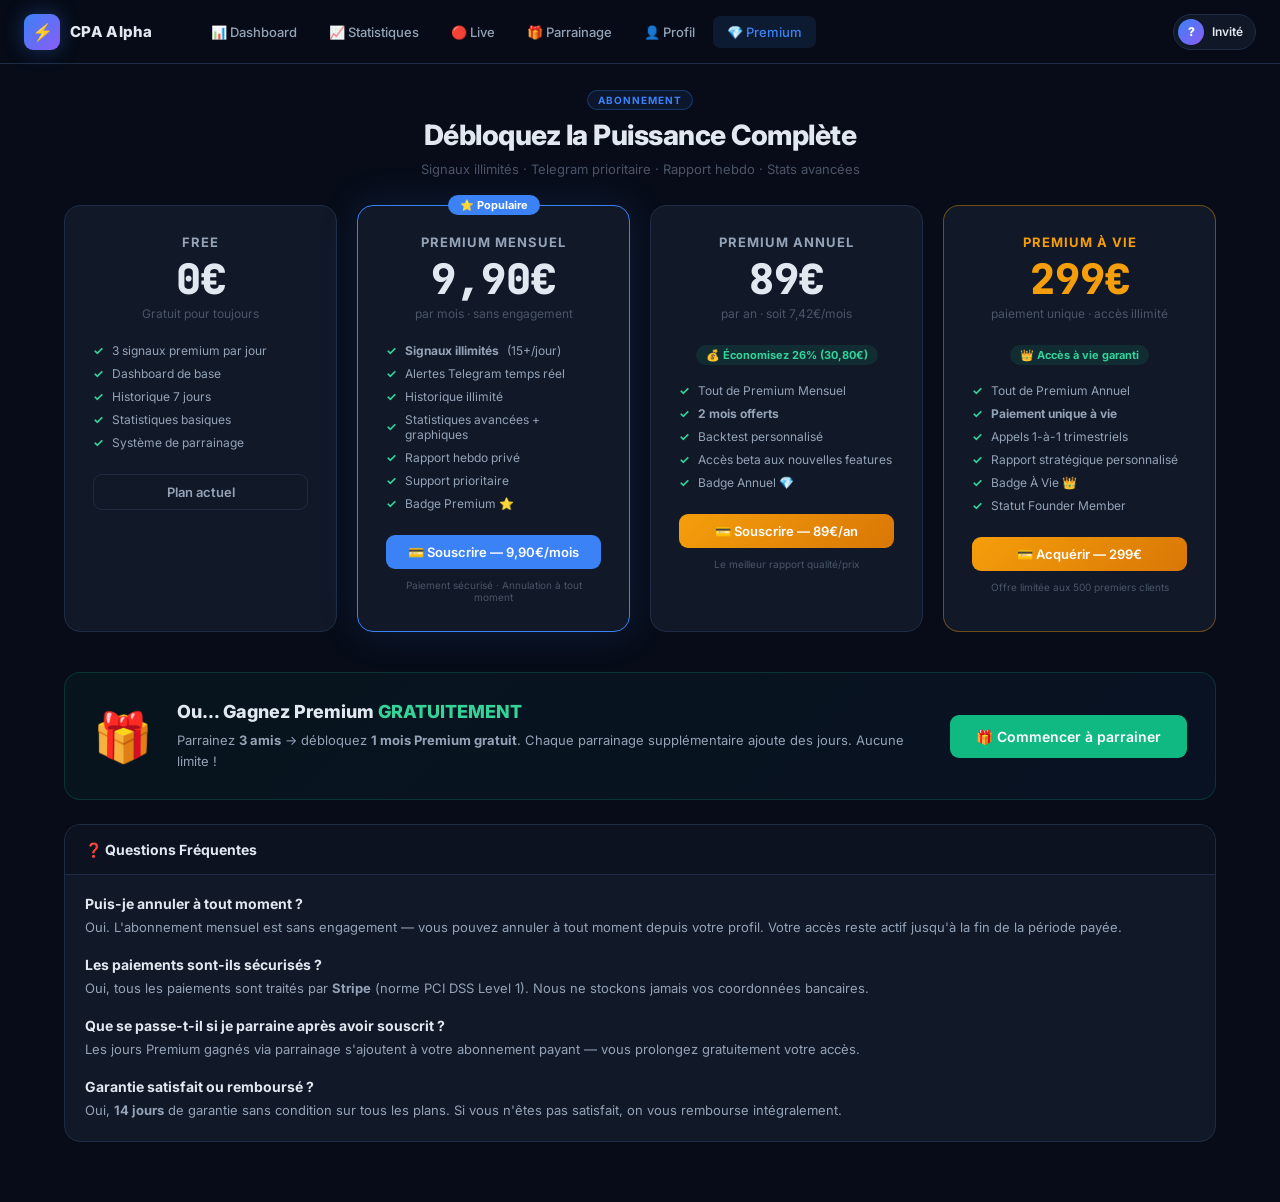
<file: dashboard/pricing.html>
<!DOCTYPE html>
<html lang="fr">
<head>
  <meta charset="UTF-8">
  <meta name="viewport" content="width=device-width, initial-scale=1.0">
  <title>Premium — CPA Alpha Scanner</title>
  <link rel="icon" href="data:image/svg+xml,<svg xmlns='http://www.w3.org/2000/svg' viewBox='0 0 100 100'><text y='.9em' font-size='90'>⚡</text></svg>">
  <link rel="stylesheet" href="assets/css/pages.css">
</head>
<body>

  <nav class="snav">
    <div class="snav-brand">
      <div class="snav-icon">⚡</div>
      <span class="snav-name">CPA Alpha</span>
    </div>
    <div class="snav-links">
      <a class="snav-link" href="dashboard.html">📊 Dashboard</a>
      <a class="snav-link" href="stats.html">📈 Statistiques</a>
      <a class="snav-link" href="live.html">🔴 Live</a>
      <a class="snav-link" href="referral.html">🎁 Parrainage</a>
      <a class="snav-link" href="profile.html">👤 Profil</a>
      <a class="snav-link active" href="pricing.html">💎 Premium</a>
    </div>
    <button class="snav-burger" id="snav-burger" onclick="document.querySelector('.snav-links').classList.toggle('open')">☰</button>
      <div class="snav-right">
      <div class="snav-user" onclick="location.href='profile.html'">
        <div class="snav-avatar" id="nav-avatar">?</div>
        <span class="snav-uname" id="nav-uname">Invité</span>
      </div>
    </div>
  </nav>

  <div class="page">

    <div class="phead" style="text-align:center;flex-direction:column;align-items:center">
      <div>
        <div class="phead-tag">ABONNEMENT</div>
        <h1 class="phead-title">Débloquez la Puissance Complète</h1>
        <p class="phead-sub" style="margin-top:10px">Signaux illimités · Telegram prioritaire · Rapport hebdo · Stats avancées</p>
      </div>
    </div>

    <!-- PRICING CARDS -->
    <div class="price-grid" style="margin-bottom:40px">
      <!-- FREE -->
      <div class="price-card">
        <div class="price-name">Free</div>
        <div class="price-val">0€</div>
        <div class="price-per">Gratuit pour toujours</div>
        <ul class="price-feats">
          <li>3 signaux premium par jour</li>
          <li>Dashboard de base</li>
          <li>Historique 7 jours</li>
          <li>Statistiques basiques</li>
          <li>Système de parrainage</li>
        </ul>
        <a href="dashboard.html" class="btn btn-outline btn-block">Plan actuel</a>
      </div>

      <!-- MONTHLY -->
      <div class="price-card popular">
        <div class="price-name">Premium Mensuel</div>
        <div class="price-val">9,90€</div>
        <div class="price-per">par mois · sans engagement</div>
        <ul class="price-feats">
          <li><b>Signaux illimités</b> (15+/jour)</li>
          <li>Alertes Telegram temps réel</li>
          <li>Historique illimité</li>
          <li>Statistiques avancées + graphiques</li>
          <li>Rapport hebdo privé</li>
          <li>Support prioritaire</li>
          <li>Badge Premium ⭐</li>
        </ul>
        <button class="btn btn-primary btn-block" id="buy-monthly">💳 Souscrire — 9,90€/mois</button>
        <div style="font-size:10px;color:var(--text3);margin-top:10px">Paiement sécurisé · Annulation à tout moment</div>
      </div>

      <!-- YEARLY -->
      <div class="price-card">
        <div class="price-name">Premium Annuel</div>
        <div class="price-val">89€</div>
        <div class="price-per">par an · soit 7,42€/mois</div>
        <div class="price-save">💰 Économisez 26% (30,80€)</div>
        <ul class="price-feats">
          <li>Tout de Premium Mensuel</li>
          <li><b>2 mois offerts</b></li>
          <li>Backtest personnalisé</li>
          <li>Accès beta aux nouvelles features</li>
          <li>Badge Annuel 💎</li>
        </ul>
        <button class="btn btn-gold btn-block" id="buy-yearly">💳 Souscrire — 89€/an</button>
        <div style="font-size:10px;color:var(--text3);margin-top:10px">Le meilleur rapport qualité/prix</div>
      </div>

      <!-- LIFETIME -->
      <div class="price-card" style="border-color:rgba(245,158,11,.4)">
        <div class="price-name" style="color:var(--gold)">Premium À Vie</div>
        <div class="price-val" style="color:var(--gold)">299€</div>
        <div class="price-per">paiement unique · accès illimité</div>
        <div class="price-save">👑 Accès à vie garanti</div>
        <ul class="price-feats">
          <li>Tout de Premium Annuel</li>
          <li><b>Paiement unique à vie</b></li>
          <li>Appels 1-à-1 trimestriels</li>
          <li>Rapport stratégique personnalisé</li>
          <li>Badge À Vie 👑</li>
          <li>Statut Founder Member</li>
        </ul>
        <button class="btn btn-gold btn-block" id="buy-lifetime">💳 Acquérir — 299€</button>
        <div style="font-size:10px;color:var(--text3);margin-top:10px">Offre limitée aux 500 premiers clients</div>
      </div>
    </div>

    <!-- ALTERNATIVE : PARRAINAGE -->
    <div class="card" style="background:linear-gradient(135deg,rgba(16,185,129,.05),rgba(59,130,246,.05));border-color:rgba(16,185,129,.2);margin-bottom:24px">
      <div class="card-body" style="display:flex;align-items:center;gap:24px;flex-wrap:wrap;padding:28px">
        <div style="font-size:48px">🎁</div>
        <div style="flex:1;min-width:240px">
          <h3 style="font-size:18px;font-weight:800;margin-bottom:8px">Ou… Gagnez Premium <span style="color:var(--buy-l)">GRATUITEMENT</span></h3>
          <p style="font-size:13px;color:var(--text2);line-height:1.6">Parrainez <b>3 amis</b> → débloquez <b>1 mois Premium gratuit</b>. Chaque parrainage supplémentaire ajoute des jours. Aucune limite !</p>
        </div>
        <a href="referral.html" class="btn btn-buy btn-lg">🎁 Commencer à parrainer</a>
      </div>
    </div>

    <!-- FAQ -->
    <div class="card">
      <div class="card-head">
        <h3>❓ Questions Fréquentes</h3>
      </div>
      <div class="card-body" style="display:flex;flex-direction:column;gap:18px">
        <div>
          <div style="font-weight:700;font-size:14px;margin-bottom:5px">Puis-je annuler à tout moment ?</div>
          <div style="font-size:13px;color:var(--text2);line-height:1.6">Oui. L'abonnement mensuel est sans engagement — vous pouvez annuler à tout moment depuis votre profil. Votre accès reste actif jusqu'à la fin de la période payée.</div>
        </div>
        <div>
          <div style="font-weight:700;font-size:14px;margin-bottom:5px">Les paiements sont-ils sécurisés ?</div>
          <div style="font-size:13px;color:var(--text2);line-height:1.6">Oui, tous les paiements sont traités par <b>Stripe</b> (norme PCI DSS Level 1). Nous ne stockons jamais vos coordonnées bancaires.</div>
        </div>
        <div>
          <div style="font-weight:700;font-size:14px;margin-bottom:5px">Que se passe-t-il si je parraine après avoir souscrit ?</div>
          <div style="font-size:13px;color:var(--text2);line-height:1.6">Les jours Premium gagnés via parrainage s'ajoutent à votre abonnement payant — vous prolongez gratuitement votre accès.</div>
        </div>
        <div>
          <div style="font-weight:700;font-size:14px;margin-bottom:5px">Garantie satisfait ou remboursé ?</div>
          <div style="font-size:13px;color:var(--text2);line-height:1.6">Oui, <b>14 jours</b> de garantie sans condition sur tous les plans. Si vous n'êtes pas satisfait, on vous rembourse intégralement.</div>
        </div>
      </div>
    </div>

  </div>

  <script>
    const user = JSON.parse(localStorage.getItem('cpa_user') || 'null');
    if (user) {
      document.getElementById('nav-avatar').textContent = (user.name || 'U').charAt(0).toUpperCase();
      document.getElementById('nav-uname').textContent  = user.name || 'Trader';
    }

    // ============================================================
    //  STRIPE CHECKOUT — Remplacer par vos Payment Links réels
    //  Créer sur : https://dashboard.stripe.com/payment-links
    // ============================================================
    const STRIPE_LINKS = {
      monthly:  'https://buy.stripe.com/REMPLACER_MONTHLY_LINK',
      yearly:   'https://buy.stripe.com/REMPLACER_YEARLY_LINK',
      lifetime: 'https://buy.stripe.com/REMPLACER_LIFETIME_LINK',
    };

    function checkout(plan) {
      const link = STRIPE_LINKS[plan];
      if (link.includes('REMPLACER')) {
        alert('⚠️ Lien Stripe non configuré.\n\n' +
              '1. Créez un compte Stripe sur https://stripe.com\n' +
              '2. Allez sur Payment Links\n' +
              '3. Créez un lien pour chaque plan\n' +
              '4. Remplacez les URLs dans pricing.html');
        return;
      }
      const email = user?.email ? '?prefilled_email=' + encodeURIComponent(user.email) : '';
      window.location.href = link + email;
    }

    document.getElementById('buy-monthly').addEventListener('click', () => checkout('monthly'));
    document.getElementById('buy-yearly').addEventListener('click',  () => checkout('yearly'));
    document.getElementById('buy-lifetime').addEventListener('click',() => checkout('lifetime'));
  </script>
</body>
</html>
</file>
<file: dashboard/assets/css/style.css>
/* ====================================================
   CPA Alpha Scanner — Dashboard Styles
   Dark Pro Trading Theme
   ==================================================== */

@import url('https://fonts.googleapis.com/css2?family=Inter:wght@300;400;500;600;700;800&family=JetBrains+Mono:wght@400;500;600;700&display=swap');

/* ---- VARIABLES ---- */
:root {
  --bg:           #070c18;
  --bg2:          #0c1220;
  --bg3:          #101828;
  --card:         #111827;
  --card2:        #162032;
  --border:       #1e2d45;
  --border2:      #243550;

  --text:         #e2e8f0;
  --text2:        #94a3b8;
  --text3:        #4a5568;

  --buy:          #10b981;
  --buy-light:    #34d399;
  --buy-bg:       rgba(16,185,129,.12);
  --buy-border:   rgba(16,185,129,.3);

  --sell:         #ef4444;
  --sell-light:   #f87171;
  --sell-bg:      rgba(239,68,68,.12);
  --sell-border:  rgba(239,68,68,.3);

  --strong-buy:   #00ff9d;
  --strong-sell:  #ff1744;

  --accent:       #3b82f6;
  --accent-glow:  rgba(59,130,246,.25);
  --gold:         #f59e0b;
  --gold-bg:      rgba(245,158,11,.12);

  --nav-h:        64px;
  --stats-h:      88px;
  --r:            10px;
  --r-lg:         16px;

  --shadow:       0 4px 24px rgba(0,0,0,.4);
  --shadow-lg:    0 8px 48px rgba(0,0,0,.6);

  --font:         'Inter', -apple-system, BlinkMacSystemFont, sans-serif;
  --mono:         'JetBrains Mono', 'Fira Code', 'Courier New', monospace;
}

/* ---- RESET ---- */
*, *::before, *::after { box-sizing: border-box; margin: 0; padding: 0; }
html { font-size: 14px; scroll-behavior: smooth; }
body {
  font-family: var(--font);
  background: var(--bg);
  color: var(--text);
  min-height: 100vh;
  overflow-x: hidden;
  -webkit-font-smoothing: antialiased;
}
a { color: inherit; text-decoration: none; }
button { cursor: pointer; font-family: var(--font); }
select { font-family: var(--font); }

/* ---- SCROLLBAR ---- */
::-webkit-scrollbar { width: 6px; height: 6px; }
::-webkit-scrollbar-track { background: var(--bg2); }
::-webkit-scrollbar-thumb { background: var(--border2); border-radius: 3px; }
::-webkit-scrollbar-thumb:hover { background: var(--accent); }

/* ====================================================
   NAVBAR
   ==================================================== */
.navbar {
  position: fixed;
  top: 0; left: 0; right: 0;
  height: var(--nav-h);
  background: rgba(7,12,24,.95);
  backdrop-filter: blur(12px);
  border-bottom: 1px solid var(--border);
  display: flex;
  align-items: center;
  justify-content: space-between;
  padding: 0 24px;
  z-index: 100;
  gap: 16px;
}

/* Brand */
.nav-brand {
  display: flex;
  align-items: center;
  gap: 12px;
  flex-shrink: 0;
}
.brand-icon {
  width: 38px; height: 38px;
  background: linear-gradient(135deg, #3b82f6, #8b5cf6);
  border-radius: 10px;
  display: flex; align-items: center; justify-content: center;
  font-size: 18px;
  box-shadow: 0 0 20px rgba(59,130,246,.4);
}
.brand-text { display: flex; flex-direction: column; }
.brand-name { font-size: 15px; font-weight: 700; color: var(--text); letter-spacing: .3px; }
.brand-sub  { font-size: 10px; color: var(--text3); letter-spacing: 1px; text-transform: uppercase; }

/* Market Tickers (center) */
.nav-tickers {
  display: flex;
  gap: 24px;
  flex: 1;
  justify-content: center;
}
.ticker-item {
  display: flex;
  flex-direction: column;
  align-items: center;
  gap: 1px;
}
.ti-name  { font-size: 10px; color: var(--text3); text-transform: uppercase; letter-spacing: 1px; }
.ti-val   { font-family: var(--mono); font-size: 13px; font-weight: 600; color: var(--text); }
.ti-chg   { font-family: var(--mono); font-size: 11px; font-weight: 500; }
.ti-chg.up   { color: var(--buy-light); }
.ti-chg.down { color: var(--sell-light); }

/* Nav Right */
.nav-right {
  display: flex;
  align-items: center;
  gap: 20px;
  flex-shrink: 0;
}
.live-pill {
  display: flex;
  align-items: center;
  gap: 7px;
  background: var(--buy-bg);
  border: 1px solid var(--buy-border);
  border-radius: 20px;
  padding: 4px 12px;
  font-size: 11px;
  font-weight: 700;
  color: var(--buy-light);
  letter-spacing: 1px;
}
.live-dot {
  width: 7px; height: 7px;
  background: var(--buy-light);
  border-radius: 50%;
  animation: pulse-dot 1.5s ease-in-out infinite;
}
@keyframes pulse-dot {
  0%,100% { opacity: 1; transform: scale(1); }
  50%      { opacity: .5; transform: scale(.7); }
}

.clock-wrap {
  text-align: right;
}
.clock-time {
  font-family: var(--mono);
  font-size: 15px;
  font-weight: 700;
  color: var(--text);
  letter-spacing: 1px;
}
.clock-date {
  font-size: 10px;
  color: var(--text3);
  margin-top: 1px;
}

.mkt-status {
  display: flex;
  align-items: center;
  gap: 6px;
  font-size: 11px;
  font-weight: 600;
  letter-spacing: .5px;
  padding: 4px 10px;
  border-radius: 6px;
}
.mkt-status.open   { background: var(--buy-bg);  color: var(--buy-light);  border: 1px solid var(--buy-border); }
.mkt-status.closed { background: rgba(239,68,68,.08); color: var(--sell-light); border: 1px solid var(--sell-border); }
.mkt-status.pre    { background: var(--gold-bg);  color: var(--gold); border: 1px solid rgba(245,158,11,.3); }
.mkt-status-dot    { width: 6px; height: 6px; border-radius: 50%; background: currentColor; }

/* ====================================================
   STATS BAR
   ==================================================== */
.stats-bar {
  position: fixed;
  top: var(--nav-h);
  left: 0; right: 0;
  height: var(--stats-h);
  background: var(--bg2);
  border-bottom: 1px solid var(--border);
  display: flex;
  align-items: center;
  padding: 0 24px;
  gap: 8px;
  z-index: 90;
  overflow-x: auto;
}
.stat-card {
  flex: 1;
  min-width: 110px;
  display: flex;
  align-items: center;
  gap: 10px;
  background: var(--card);
  border: 1px solid var(--border);
  border-radius: var(--r);
  padding: 10px 14px;
  transition: border-color .2s, transform .1s;
}
.stat-card:hover {
  border-color: var(--border2);
  transform: translateY(-1px);
}
.stat-icon { font-size: 18px; flex-shrink: 0; }
.stat-info { display: flex; flex-direction: column; gap: 2px; min-width: 0; }
.stat-val  { font-family: var(--mono); font-size: 20px; font-weight: 700; line-height: 1; }
.stat-lbl  { font-size: 10px; color: var(--text3); text-transform: uppercase; letter-spacing: .8px; white-space: nowrap; }
.stat-val.green  { color: var(--buy-light); }
.stat-val.red    { color: var(--sell-light); }
.stat-val.gold   { color: var(--gold); }
.stat-val.blue   { color: var(--accent); }

/* ====================================================
   LAYOUT
   ==================================================== */
.page-body {
  margin-top: calc(var(--nav-h) + var(--stats-h));
  display: grid;
  grid-template-columns: 1fr 340px;
  gap: 20px;
  padding: 20px 24px;
  min-height: calc(100vh - var(--nav-h) - var(--stats-h));
  align-items: start;
}

/* ====================================================
   SIGNALS PANEL (left)
   ==================================================== */
.signals-panel {
  background: var(--card);
  border: 1px solid var(--border);
  border-radius: var(--r-lg);
  overflow: hidden;
}

/* Panel header */
.panel-head {
  display: flex;
  align-items: center;
  justify-content: space-between;
  flex-wrap: wrap;
  gap: 12px;
  padding: 16px 20px;
  border-bottom: 1px solid var(--border);
  background: var(--bg2);
}
.panel-title {
  display: flex;
  align-items: center;
  gap: 10px;
}
.panel-title h2 { font-size: 15px; font-weight: 700; }
.signal-badge {
  font-size: 11px;
  color: var(--text3);
  background: var(--bg3);
  border: 1px solid var(--border);
  border-radius: 20px;
  padding: 2px 10px;
}

.panel-controls {
  display: flex;
  align-items: center;
  gap: 10px;
  flex-wrap: wrap;
}

/* Search */
.search-wrap {
  position: relative;
  display: flex;
  align-items: center;
}
.search-wrap input {
  background: var(--bg3);
  border: 1px solid var(--border);
  border-radius: 8px;
  color: var(--text);
  padding: 7px 12px 7px 32px;
  font-size: 12px;
  width: 160px;
  outline: none;
  transition: border-color .2s, width .3s;
}
.search-wrap input:focus {
  border-color: var(--accent);
  width: 200px;
}
.search-icon {
  position: absolute;
  left: 10px;
  font-size: 12px;
  pointer-events: none;
  color: var(--text3);
}

/* Filter buttons */
.filter-group { display: flex; gap: 4px; }
.fbtn {
  background: var(--bg3);
  border: 1px solid var(--border);
  color: var(--text2);
  padding: 6px 12px;
  border-radius: 6px;
  font-size: 11px;
  font-weight: 500;
  transition: all .15s;
}
.fbtn:hover { border-color: var(--accent); color: var(--text); }
.fbtn.active { background: var(--accent); border-color: var(--accent); color: #fff; }
.fbtn.buy-active  { background: var(--buy-bg);  border-color: var(--buy-border);  color: var(--buy-light); }
.fbtn.sell-active { background: var(--sell-bg); border-color: var(--sell-border); color: var(--sell-light); }

/* Universe select */
.univ-select {
  background: var(--bg3);
  border: 1px solid var(--border);
  color: var(--text2);
  padding: 6px 10px;
  border-radius: 6px;
  font-size: 11px;
  outline: none;
  cursor: pointer;
}
.univ-select:focus { border-color: var(--accent); }

/* ---- TABLE ---- */
.table-wrap { overflow-x: auto; }
.signals-table {
  width: 100%;
  border-collapse: collapse;
}
.signals-table thead tr {
  background: var(--bg3);
  border-bottom: 2px solid var(--border);
}
.signals-table thead th {
  padding: 10px 14px;
  text-align: left;
  font-size: 10px;
  font-weight: 600;
  color: var(--text3);
  text-transform: uppercase;
  letter-spacing: 1px;
  white-space: nowrap;
}
.signals-table tbody tr {
  border-bottom: 1px solid var(--border);
  transition: background .15s;
  cursor: pointer;
}
.signals-table tbody tr:hover { background: var(--card2); }
.signals-table tbody tr.tp-row { opacity: .7; }
.signals-table tbody tr.sl-row { opacity: .65; }

.signals-table tbody td {
  padding: 12px 14px;
  font-size: 12px;
  white-space: nowrap;
}

/* # column */
td.td-num {
  color: var(--text3);
  font-family: var(--mono);
  font-size: 11px;
  width: 32px;
}

/* Ticker */
td.td-ticker {
  font-family: var(--mono);
  font-weight: 700;
  font-size: 14px;
  color: var(--text);
}
.ticker-sub {
  font-size: 10px;
  color: var(--text3);
  font-weight: 400;
  display: block;
  margin-top: 1px;
}

/* Action badge */
.action-badge {
  display: inline-flex;
  align-items: center;
  gap: 4px;
  padding: 3px 10px;
  border-radius: 6px;
  font-size: 10px;
  font-weight: 700;
  letter-spacing: .5px;
  white-space: nowrap;
}
.badge-sb { background: linear-gradient(90deg,rgba(0,255,157,.15),rgba(16,185,129,.1)); color: var(--strong-buy); border: 1px solid rgba(0,255,157,.35); }
.badge-b  { background: var(--buy-bg); color: var(--buy-light); border: 1px solid var(--buy-border); }
.badge-ss { background: linear-gradient(90deg,rgba(255,23,68,.15),rgba(239,68,68,.1)); color: var(--strong-sell); border: 1px solid rgba(255,23,68,.35); }
.badge-s  { background: var(--sell-bg); color: var(--sell-light); border: 1px solid var(--sell-border); }

/* Numbers */
td.td-price { font-family: var(--mono); font-size: 13px; font-weight: 600; color: var(--text); }
td.td-tp    { font-family: var(--mono); font-size: 12px; color: var(--buy-light); font-weight: 500; }
td.td-sl    { font-family: var(--mono); font-size: 12px; color: var(--sell-light); font-weight: 500; }
td.td-up-pos { font-family: var(--mono); font-size: 12px; color: var(--buy-light); font-weight: 600; }
td.td-up-neg { font-family: var(--mono); font-size: 12px; color: var(--sell-light); font-weight: 600; }

/* Confidence bar */
.conf-wrap { display: flex; align-items: center; gap: 8px; }
.conf-bar  { width: 52px; height: 5px; background: var(--bg3); border-radius: 3px; overflow: hidden; }
.conf-fill { height: 100%; border-radius: 3px; transition: width .4s; }
.conf-pct  { font-family: var(--mono); font-size: 11px; font-weight: 600; }

/* R/R */
td.td-rr { font-family: var(--mono); font-size: 12px; }
.rr-good { color: var(--buy-light); }
.rr-ok   { color: var(--gold); }
.rr-bad  { color: var(--sell-light); }

/* Allocation */
td.td-alloc { font-family: var(--mono); font-size: 12px; color: var(--text2); }

/* Time */
td.td-time { font-family: var(--mono); font-size: 11px; color: var(--text3); }

/* Status dot */
td.td-status { text-align: center; }
.status-dot-open { color: var(--buy-light); font-size: 10px; }
.status-dot-tp   { color: var(--gold); font-size: 10px; }
.status-dot-sl   { color: var(--sell-light); font-size: 10px; }

/* Info button */
td.td-info .info-btn {
  background: transparent;
  border: 1px solid var(--border);
  color: var(--text3);
  width: 26px; height: 26px;
  border-radius: 6px;
  font-size: 12px;
  transition: all .15s;
  display: flex; align-items: center; justify-content: center;
}
td.td-info .info-btn:hover {
  border-color: var(--accent);
  color: var(--accent);
  background: var(--accent-glow);
}

/* Empty state */
.empty-state {
  text-align: center;
  padding: 60px 20px;
  color: var(--text3);
}
.empty-state .es-icon { font-size: 40px; margin-bottom: 12px; }
.empty-state .es-text { font-size: 14px; }

/* ====================================================
   SIDE PANEL (right)
   ==================================================== */
.side-panel {
  display: flex;
  flex-direction: column;
  gap: 16px;
}

.card {
  background: var(--card);
  border: 1px solid var(--border);
  border-radius: var(--r-lg);
  overflow: hidden;
}
.card-head {
  display: flex;
  align-items: center;
  justify-content: space-between;
  padding: 14px 16px;
  border-bottom: 1px solid var(--border);
  background: var(--bg2);
}
.card-head h3 { font-size: 13px; font-weight: 700; }
.card-head .card-meta { font-size: 11px; color: var(--text3); }
.card-body { padding: 16px; }

/* ---- EOD Card ---- */
.eod-row {
  display: grid;
  grid-template-columns: repeat(3, 1fr);
  gap: 8px;
  margin-bottom: 14px;
}
.eod-stat {
  background: var(--bg3);
  border: 1px solid var(--border);
  border-radius: var(--r);
  padding: 10px;
  text-align: center;
}
.eod-val { font-family: var(--mono); font-size: 22px; font-weight: 800; line-height: 1; margin-bottom: 4px; }
.eod-lbl { font-size: 10px; color: var(--text3); text-transform: uppercase; letter-spacing: .6px; }
.eod-val.green { color: var(--buy-light); }
.eod-val.red   { color: var(--sell-light); }
.eod-val.grey  { color: var(--text3); }

.prog-wrap { margin-bottom: 14px; }
.prog-label {
  display: flex;
  justify-content: space-between;
  font-size: 11px;
  color: var(--text3);
  margin-bottom: 6px;
}
.prog-val { font-weight: 700; }
.prog-track {
  height: 6px;
  background: var(--bg3);
  border-radius: 3px;
  overflow: hidden;
}
.prog-fill {
  height: 100%;
  background: linear-gradient(90deg, var(--buy), var(--buy-light));
  border-radius: 3px;
  transition: width .6s ease;
}

.eod-pnl-row {
  display: flex;
  justify-content: space-between;
  align-items: center;
  padding: 10px 12px;
  background: var(--bg3);
  border: 1px solid var(--border);
  border-radius: var(--r);
}
.eod-pnl-label { font-size: 12px; color: var(--text2); font-weight: 500; }
.eod-pnl-val   { font-family: var(--mono); font-size: 18px; font-weight: 800; }
.eod-pnl-val.green { color: var(--buy-light); text-shadow: 0 0 12px rgba(52,211,153,.4); }
.eod-pnl-val.red   { color: var(--sell-light); }

/* ---- Best Signal Card ---- */
.best-inner {
  background: linear-gradient(135deg, rgba(0,255,157,.07), rgba(59,130,246,.07));
  border: 1px solid rgba(0,255,157,.2);
  border-radius: var(--r);
  padding: 14px;
}
.best-top {
  display: flex;
  justify-content: space-between;
  align-items: center;
  margin-bottom: 10px;
}
.best-ticker { font-family: var(--mono); font-size: 22px; font-weight: 800; color: var(--text); }
.best-up { font-family: var(--mono); font-size: 20px; font-weight: 700; color: var(--strong-buy); }
.best-row {
  display: flex;
  justify-content: space-between;
  font-size: 11px;
  color: var(--text3);
  margin-bottom: 6px;
}
.best-row span:last-child { font-family: var(--mono); color: var(--text2); font-weight: 500; }
.best-reason {
  font-size: 11px;
  color: var(--text3);
  line-height: 1.5;
  margin-top: 8px;
  padding-top: 8px;
  border-top: 1px solid var(--border);
}

/* ---- Top Signals List ---- */
.top-list { list-style: none; display: flex; flex-direction: column; gap: 8px; padding: 12px; }
.top-item {
  display: flex;
  align-items: center;
  gap: 10px;
  padding: 8px 10px;
  background: var(--bg3);
  border: 1px solid var(--border);
  border-radius: 8px;
  cursor: pointer;
  transition: all .15s;
}
.top-item:hover { border-color: var(--accent); background: var(--card2); }
.top-rank { font-family: var(--mono); font-size: 12px; font-weight: 700; color: var(--text3); width: 18px; }
.top-ticker { font-family: var(--mono); font-size: 13px; font-weight: 700; flex: 1; }
.top-conf { font-family: var(--mono); font-size: 11px; color: var(--text2); }
.top-action-dot {
  width: 8px; height: 8px;
  border-radius: 50%;
  flex-shrink: 0;
}
.dot-buy  { background: var(--buy-light); box-shadow: 0 0 6px var(--buy); }
.dot-sell { background: var(--sell-light); box-shadow: 0 0 6px var(--sell); }

/* ---- Sector Bars ---- */
.sector-inner { padding: 12px 16px; display: flex; flex-direction: column; gap: 10px; }
.sect-row { display: flex; flex-direction: column; gap: 4px; }
.sect-label {
  display: flex;
  justify-content: space-between;
  font-size: 11px;
}
.sect-name { color: var(--text2); }
.sect-count { color: var(--text3); font-family: var(--mono); }
.sect-track {
  height: 5px;
  background: var(--bg3);
  border-radius: 3px;
  overflow: hidden;
}
.sect-fill {
  height: 100%;
  border-radius: 3px;
  background: linear-gradient(90deg, var(--accent), #8b5cf6);
}

/* ====================================================
   MODAL
   ==================================================== */
.modal-overlay {
  position: fixed;
  inset: 0;
  background: rgba(0,0,0,.75);
  backdrop-filter: blur(6px);
  z-index: 200;
  display: none;
  align-items: center;
  justify-content: center;
  padding: 20px;
}
.modal-overlay.open { display: flex; }

.modal {
  background: var(--card);
  border: 1px solid var(--border2);
  border-radius: 20px;
  width: 100%;
  max-width: 680px;
  max-height: 90vh;
  overflow-y: auto;
  box-shadow: var(--shadow-lg);
  animation: modal-in .2s ease;
}
@keyframes modal-in {
  from { opacity: 0; transform: scale(.95) translateY(10px); }
  to   { opacity: 1; transform: scale(1)  translateY(0); }
}

.modal-top {
  display: flex;
  align-items: center;
  justify-content: space-between;
  padding: 20px 24px;
  border-bottom: 1px solid var(--border);
  background: var(--bg2);
}
.modal-ticker-big { font-family: var(--mono); font-size: 26px; font-weight: 800; }
.modal-action-big { display: flex; align-items: center; gap: 8px; }
.modal-close {
  background: var(--bg3);
  border: 1px solid var(--border);
  color: var(--text2);
  width: 32px; height: 32px;
  border-radius: 8px;
  font-size: 14px;
  transition: all .15s;
  display: flex; align-items: center; justify-content: center;
}
.modal-close:hover { background: var(--sell-bg); border-color: var(--sell-border); color: var(--sell-light); }

.modal-content { padding: 20px 24px; }

.modal-grid {
  display: grid;
  grid-template-columns: 1fr 1fr;
  gap: 16px;
  margin-bottom: 16px;
}
.modal-block {
  background: var(--bg3);
  border: 1px solid var(--border);
  border-radius: var(--r);
  padding: 14px;
}
.modal-block.full { grid-column: 1 / -1; }
.modal-block-title {
  font-size: 11px;
  font-weight: 700;
  color: var(--text3);
  text-transform: uppercase;
  letter-spacing: 1px;
  margin-bottom: 10px;
}
.modal-row {
  display: flex;
  justify-content: space-between;
  align-items: center;
  padding: 5px 0;
  border-bottom: 1px solid var(--border);
  font-size: 12px;
}
.modal-row:last-child { border-bottom: none; }
.modal-row span:first-child { color: var(--text3); }
.modal-row span:last-child  { font-family: var(--mono); font-weight: 600; color: var(--text); }

/* CPA Component bars */
.cpa-components { display: flex; flex-direction: column; gap: 10px; }
.cpa-comp-row { display: flex; flex-direction: column; gap: 4px; }
.cpa-comp-label {
  display: flex;
  justify-content: space-between;
  font-size: 11px;
}
.cpa-comp-name  { color: var(--text2); }
.cpa-comp-score { font-family: var(--mono); font-weight: 600; }
.cpa-comp-track { height: 6px; background: var(--border); border-radius: 3px; overflow: hidden; }
.cpa-comp-fill  { height: 100%; border-radius: 3px; }
.cpa-pos { background: linear-gradient(90deg, var(--buy), var(--buy-light)); }
.cpa-neg { background: linear-gradient(90deg, var(--sell-light), var(--sell)); }

.modal-reason {
  font-size: 13px;
  color: var(--text);
  line-height: 1.6;
  padding: 2px 0;
}
.modal-reason .reason-main { font-weight: 600; margin-bottom: 6px; }
.modal-reason .reason-sub  { color: var(--text3); font-size: 11px; }

.modal-news {
  font-size: 12px;
  color: var(--text2);
  line-height: 1.5;
}
.modal-news a { color: var(--accent); }
.modal-news a:hover { text-decoration: underline; }

.risk-tags { display: flex; flex-wrap: wrap; gap: 6px; padding-top: 4px; }
.risk-tag {
  background: var(--sell-bg);
  border: 1px solid var(--sell-border);
  color: var(--sell-light);
  padding: 2px 8px;
  border-radius: 4px;
  font-size: 11px;
}

/* ====================================================
   TOAST
   ==================================================== */
.toast {
  position: fixed;
  bottom: 20px;
  right: 20px;
  background: var(--card);
  border: 1px solid var(--border2);
  border-radius: 10px;
  padding: 12px 16px;
  font-size: 12px;
  color: var(--text);
  box-shadow: var(--shadow-lg);
  z-index: 300;
  animation: toast-in .3s ease;
  pointer-events: none;
}
.toast.hidden { display: none; }
@keyframes toast-in {
  from { opacity: 0; transform: translateY(10px); }
  to   { opacity: 1; transform: translateY(0); }
}

/* ====================================================
   RESPONSIVE
   ==================================================== */
@media (max-width: 1100px) {
  .page-body {
    grid-template-columns: 1fr;
  }
  .side-panel {
    display: grid;
    grid-template-columns: repeat(2, 1fr);
  }
}

@media (max-width: 768px) {
  html { font-size: 13px; }
  .nav-tickers { display: none; }
  .stats-bar { gap: 6px; padding: 0 12px; }
  .stat-card { min-width: 90px; padding: 8px 10px; }
  .stat-val { font-size: 16px; }
  .page-body { padding: 12px; }
  .side-panel { grid-template-columns: 1fr; }
  .modal-grid { grid-template-columns: 1fr; }
  .clock-wrap { display: none; }
}

@media (max-width: 480px) {
  .brand-sub { display: none; }
  .stat-lbl  { display: none; }
  .live-pill span:last-child { display: none; }
}
</file>
<file: dashboard/assets/css/polish.css>
/* =========================================================
   POLISH — Améliorations visuelles premium du dashboard
   Chargé APRÈS style.css pour surclasser les styles de base
   ========================================================= */

/* ---- Background cinétique subtil ---- */
body::before {
  content: '';
  position: fixed;
  inset: 0;
  background:
    radial-gradient(ellipse 60% 40% at 15% 20%, rgba(59,130,246,.06), transparent 60%),
    radial-gradient(ellipse 50% 35% at 85% 80%, rgba(168,85,247,.06), transparent 60%),
    radial-gradient(ellipse 40% 30% at 50% 50%, rgba(16,185,129,.03), transparent 60%);
  pointer-events: none;
  z-index: 0;
}
.navbar, .stats-bar, .page-body { position: relative; z-index: 1; }

/* ---- Brand icon : animation pulse ---- */
.brand-icon {
  position: relative;
  overflow: hidden;
  animation: brand-glow 4s ease-in-out infinite;
}
.brand-icon::after {
  content: '';
  position: absolute;
  inset: 0;
  background: linear-gradient(135deg, transparent 40%, rgba(255,255,255,.2) 50%, transparent 60%);
  animation: brand-shine 3s ease-in-out infinite;
}
@keyframes brand-glow {
  0%, 100% { box-shadow: 0 0 20px rgba(59,130,246,.4); }
  50%      { box-shadow: 0 0 30px rgba(168,85,247,.6); }
}
@keyframes brand-shine {
  0%, 100% { transform: translateX(-100%); }
  50%      { transform: translateX(100%); }
}

/* ---- Stats cards : amélioration hover + gradient ---- */
.stat-card {
  background: linear-gradient(135deg, var(--card), var(--bg2));
  transition: all .2s cubic-bezier(.4,0,.2,1);
  position: relative;
  overflow: hidden;
}
.stat-card::before {
  content: '';
  position: absolute;
  top: 0; left: 0; right: 0; height: 2px;
  background: linear-gradient(90deg, var(--accent), var(--buy-light));
  opacity: 0;
  transition: opacity .2s;
}
.stat-card:hover::before { opacity: 1; }
.stat-card:hover {
  transform: translateY(-3px);
  border-color: var(--accent);
  box-shadow: 0 8px 24px rgba(0,0,0,.4), 0 0 20px rgba(59,130,246,.1);
}
.stat-card:hover .stat-icon { transform: scale(1.15) rotate(-5deg); }
.stat-icon { transition: transform .2s cubic-bezier(.4,0,.2,1); }

.stat-val {
  background: linear-gradient(135deg, var(--text), var(--text2));
  -webkit-background-clip: text;
  -webkit-text-fill-color: transparent;
  background-clip: text;
  transition: all .2s;
}
.stat-val.green {
  background: linear-gradient(135deg, var(--buy-light), #6ee7b7);
  -webkit-background-clip: text;
  -webkit-text-fill-color: transparent;
  background-clip: text;
  text-shadow: 0 0 20px rgba(52,211,153,.3);
}
.stat-val.red {
  background: linear-gradient(135deg, var(--sell-light), #fca5a5);
  -webkit-background-clip: text;
  -webkit-text-fill-color: transparent;
  background-clip: text;
}

/* ---- Panel : glassmorphism subtil ---- */
.signals-panel, .card {
  background: linear-gradient(135deg, rgba(17,24,39,.85), rgba(12,18,32,.85));
  backdrop-filter: blur(8px);
  -webkit-backdrop-filter: blur(8px);
  transition: border-color .2s;
}

/* ---- Panel header : glow accent ---- */
.panel-head h2 {
  background: linear-gradient(90deg, var(--text), var(--accent));
  -webkit-background-clip: text;
  -webkit-text-fill-color: transparent;
  background-clip: text;
}

/* ---- Filter buttons : state amélioré ---- */
.fbtn {
  transition: all .2s cubic-bezier(.4,0,.2,1);
  position: relative;
  overflow: hidden;
}
.fbtn::after {
  content: '';
  position: absolute; inset: 0;
  background: linear-gradient(90deg, var(--accent), var(--purple, #a855f7));
  opacity: 0;
  transition: opacity .15s;
  z-index: -1;
}
.fbtn:hover { transform: translateY(-1px); }
.fbtn.active {
  background: linear-gradient(135deg, var(--accent), #2563eb);
  border-color: transparent;
  box-shadow: 0 4px 12px rgba(59,130,246,.35);
}
.fbtn.buy-active {
  background: linear-gradient(135deg, var(--buy), var(--buy-light));
  border-color: transparent;
  color: #fff !important;
  box-shadow: 0 4px 12px rgba(16,185,129,.35);
}
.fbtn.sell-active {
  background: linear-gradient(135deg, var(--sell), var(--sell-light));
  border-color: transparent;
  color: #fff !important;
  box-shadow: 0 4px 12px rgba(239,68,68,.35);
}

/* ---- Table rows : fade-in au chargement ---- */
.signals-table tbody tr {
  animation: row-fade-in .4s cubic-bezier(.4,0,.2,1) backwards;
  transition: all .15s;
}
.signals-table tbody tr:nth-child(1) { animation-delay: 0.02s; }
.signals-table tbody tr:nth-child(2) { animation-delay: 0.04s; }
.signals-table tbody tr:nth-child(3) { animation-delay: 0.06s; }
.signals-table tbody tr:nth-child(4) { animation-delay: 0.08s; }
.signals-table tbody tr:nth-child(5) { animation-delay: 0.10s; }
.signals-table tbody tr:nth-child(6) { animation-delay: 0.12s; }
.signals-table tbody tr:nth-child(n+7) { animation-delay: 0.14s; }
@keyframes row-fade-in {
  from { opacity: 0; transform: translateY(6px); }
  to   { opacity: 1; transform: translateY(0); }
}
.signals-table tbody tr:hover {
  background: linear-gradient(90deg, rgba(59,130,246,.04), rgba(168,85,247,.04));
  transform: translateX(2px);
}

/* ---- Action badges : plus punchy ---- */
.action-badge {
  letter-spacing: .7px;
  box-shadow: 0 2px 4px rgba(0,0,0,.2);
  transition: all .2s;
}
.signals-table tbody tr:hover .action-badge {
  transform: scale(1.05);
}
.badge-sb {
  background: linear-gradient(135deg, rgba(0,255,157,.2), rgba(16,185,129,.15));
  box-shadow: 0 0 10px rgba(0,255,157,.2);
}
.badge-ss {
  background: linear-gradient(135deg, rgba(255,23,68,.2), rgba(239,68,68,.15));
  box-shadow: 0 0 10px rgba(255,23,68,.2);
}

/* ---- Confidence bar : gradient + glow ---- */
.conf-fill {
  background: linear-gradient(90deg, currentColor, currentColor) !important;
  position: relative;
  overflow: hidden;
}
.conf-fill::after {
  content: '';
  position: absolute;
  inset: 0;
  background: linear-gradient(90deg, transparent, rgba(255,255,255,.3), transparent);
  animation: conf-shimmer 2s ease-in-out infinite;
}
@keyframes conf-shimmer {
  0%   { transform: translateX(-100%); }
  100% { transform: translateX(100%); }
}

/* ---- Ticker : emphasis ---- */
td.td-ticker {
  position: relative;
}
td.td-ticker::before {
  content: '';
  position: absolute;
  left: 0; top: 50%;
  width: 3px; height: 0;
  background: var(--accent);
  transform: translateY(-50%);
  transition: height .2s;
  border-radius: 0 2px 2px 0;
}
.signals-table tbody tr:hover td.td-ticker::before { height: 24px; }

/* ---- Price : fixed + bolder ---- */
td.td-price {
  font-size: 13px;
  font-weight: 700;
  color: var(--text);
}

/* ---- ALLOC : meilleure visibilité ---- */
td.td-alloc {
  font-weight: 700;
  color: var(--accent);
  position: relative;
}
td.td-alloc::before {
  content: '💰';
  font-size: 10px;
  margin-right: 4px;
  opacity: .6;
}

/* ---- Info button ---- */
td.td-info .info-btn {
  transition: all .2s cubic-bezier(.4,0,.2,1);
  border-radius: 8px;
}
td.td-info .info-btn:hover {
  transform: scale(1.15) rotate(8deg);
  background: linear-gradient(135deg, rgba(59,130,246,.2), rgba(168,85,247,.2));
  border-color: var(--accent);
  box-shadow: 0 0 12px rgba(59,130,246,.3);
}

/* ---- Side panel cards ---- */
.card {
  animation: card-in .5s cubic-bezier(.4,0,.2,1) backwards;
}
.card:nth-of-type(1) { animation-delay: .1s; }
.card:nth-of-type(2) { animation-delay: .2s; }
.card:nth-of-type(3) { animation-delay: .3s; }
.card:nth-of-type(4) { animation-delay: .4s; }
@keyframes card-in {
  from { opacity: 0; transform: translateY(12px); }
  to   { opacity: 1; transform: translateY(0); }
}
.card:hover { border-color: var(--border2); }

/* ---- EOD P&L : glow dynamique ---- */
.eod-pnl-val.green {
  animation: pnl-pulse 3s ease-in-out infinite;
}
@keyframes pnl-pulse {
  0%, 100% { text-shadow: 0 0 12px rgba(52,211,153,.4); }
  50%      { text-shadow: 0 0 24px rgba(52,211,153,.7); }
}

/* ---- Best signal : halo ---- */
.best-inner {
  position: relative;
  overflow: hidden;
}
.best-inner::before {
  content: '';
  position: absolute;
  top: -50%; left: -50%;
  width: 200%; height: 200%;
  background: radial-gradient(circle, rgba(0,255,157,.15), transparent 60%);
  animation: halo 6s ease-in-out infinite;
  pointer-events: none;
}
@keyframes halo {
  0%, 100% { transform: translate(-10%,-10%); }
  50%      { transform: translate(10%,10%); }
}
.best-ticker {
  background: linear-gradient(135deg, var(--text), var(--buy-light));
  -webkit-background-clip: text;
  -webkit-text-fill-color: transparent;
  background-clip: text;
  letter-spacing: -.5px;
}

/* ---- Top list items ---- */
.top-item {
  transition: all .2s cubic-bezier(.4,0,.2,1);
  position: relative;
  overflow: hidden;
}
.top-item::before {
  content: '';
  position: absolute;
  left: 0; top: 0; bottom: 0;
  width: 3px;
  background: linear-gradient(180deg, var(--accent), var(--purple, #a855f7));
  transform: translateX(-100%);
  transition: transform .2s;
}
.top-item:hover::before { transform: translateX(0); }
.top-item:hover {
  background: linear-gradient(90deg, rgba(59,130,246,.08), transparent);
  border-color: var(--accent);
  padding-left: 14px;
}

/* ---- Live dot : pulse améliorée ---- */
.live-dot {
  box-shadow: 0 0 8px var(--buy-light);
  animation: live-pulse 1.5s ease-in-out infinite;
}
@keyframes live-pulse {
  0%, 100% { opacity: 1; transform: scale(1); box-shadow: 0 0 8px var(--buy-light); }
  50%      { opacity: .6; transform: scale(.8); box-shadow: 0 0 14px var(--buy-light); }
}

/* ---- Empty state amélioré ---- */
.empty-state {
  background: radial-gradient(ellipse at center, rgba(59,130,246,.03), transparent 70%);
  border-radius: 12px;
}
.empty-state .es-icon {
  animation: empty-float 3s ease-in-out infinite;
  display: inline-block;
}
@keyframes empty-float {
  0%, 100% { transform: translateY(0); }
  50%      { transform: translateY(-6px); }
}

/* ---- Modal : entrée plus fluide ---- */
.modal {
  animation: modal-pop .3s cubic-bezier(.34,1.56,.64,1);
}
@keyframes modal-pop {
  from { opacity: 0; transform: scale(.92) translateY(20px); }
  to   { opacity: 1; transform: scale(1) translateY(0); }
}
.modal-overlay { animation: overlay-in .2s ease; }
@keyframes overlay-in {
  from { opacity: 0; }
  to   { opacity: 1; }
}

/* ---- CPA component bars : animation ---- */
.cpa-comp-fill {
  animation: bar-expand .8s cubic-bezier(.4,0,.2,1) backwards;
  position: relative;
  overflow: hidden;
}
.cpa-comp-fill::after {
  content: '';
  position: absolute;
  inset: 0;
  background: linear-gradient(90deg, transparent, rgba(255,255,255,.25), transparent);
  animation: conf-shimmer 2.5s ease-in-out infinite;
}
@keyframes bar-expand {
  from { width: 0 !important; }
}

/* ---- Search input ---- */
.search-wrap input {
  transition: all .2s cubic-bezier(.4,0,.2,1);
}
.search-wrap input:focus {
  background: var(--card);
  box-shadow: 0 0 0 3px rgba(59,130,246,.15);
}
.search-wrap:hover .search-icon { color: var(--accent); }

/* ---- Scroll to top hint ---- */
.table-wrap { scroll-behavior: smooth; }
.table-wrap::-webkit-scrollbar-track { background: transparent; }
.table-wrap::-webkit-scrollbar-thumb {
  background: linear-gradient(180deg, var(--accent), var(--purple, #a855f7));
  border-radius: 3px;
}

/* ---- Toast : entrée + exit améliorés ---- */
.toast {
  background: linear-gradient(135deg, var(--card), var(--bg2));
  border-left: 3px solid var(--buy-light);
  box-shadow: 0 8px 32px rgba(0,0,0,.5), 0 0 20px rgba(52,211,153,.1);
  animation: toast-slide .3s cubic-bezier(.4,0,.2,1);
}
@keyframes toast-slide {
  from { opacity: 0; transform: translateX(20px); }
  to   { opacity: 1; transform: translateX(0); }
}

/* ---- Clock : retouche ---- */
.clock-time {
  background: linear-gradient(135deg, var(--text), var(--accent));
  -webkit-background-clip: text;
  -webkit-text-fill-color: transparent;
  background-clip: text;
}

/* ---- Market status glow ---- */
.mkt-status.open { box-shadow: 0 0 12px rgba(16,185,129,.2); }
.mkt-status.closed { box-shadow: 0 0 12px rgba(239,68,68,.15); }

/* ---- Refresh button animation ---- */
#refresh-btn {
  transition: transform .3s cubic-bezier(.4,0,.2,1);
}
#refresh-btn:hover {
  transform: rotate(180deg);
  background: linear-gradient(135deg, var(--accent), var(--purple, #a855f7)) !important;
  color: #fff !important;
  border-color: transparent !important;
}

/* ---- Focus visible pour accessibilité ---- */
button:focus-visible, input:focus-visible, select:focus-visible, a:focus-visible {
  outline: 2px solid var(--accent);
  outline-offset: 2px;
}

/* ---- Responsive plus fluide ---- */
@media (max-width: 640px) {
  .stat-val { font-size: 17px; }
  .signals-table { font-size: 11px; }
  .signals-table tbody td { padding: 10px 10px; }
  .action-badge { font-size: 9px; padding: 2px 7px; }
}

/* ---- Loading skeleton (à utiliser pendant fetch) ---- */
.skeleton {
  background: linear-gradient(90deg, var(--bg3) 0%, var(--card) 50%, var(--bg3) 100%);
  background-size: 200% 100%;
  animation: skeleton-wave 1.4s infinite;
  border-radius: 6px;
}
@keyframes skeleton-wave {
  0%   { background-position: 200% 0; }
  100% { background-position: -200% 0; }
}

/* ---- Purple var (fallback si pas dans :root) ---- */
:root {
  --purple: #a855f7;
}

/* =========================================================
   LIVE PRICES + PROGRESSION BAR
   ========================================================= */

/* Cellule prix entrée/live stackée */
.live-price-wrap {
  display: flex;
  flex-direction: column;
  gap: 1px;
  margin-top: 2px;
}
.live-price {
  font-family: var(--mono);
  font-weight: 700;
  font-size: 12px;
  animation: price-pulse 2s ease-in-out;
}
.live-chg {
  font-family: var(--mono);
  font-weight: 600;
  font-size: 10px;
}
@keyframes price-pulse {
  0%   { transform: scale(1); }
  30%  { transform: scale(1.08); }
  100% { transform: scale(1); }
}

/* Header colonne progression */
th:nth-child(7) { min-width: 170px; }

/* Progression bar */
.prog-signal {
  display: flex;
  flex-direction: column;
  gap: 3px;
  min-width: 150px;
}
.prog-signal-bar {
  position: relative;
  height: 14px;
  background: linear-gradient(90deg,
    rgba(239,68,68,.15) 0%,
    rgba(239,68,68,.08) 40%,
    rgba(94,107,138,.15) 48%,
    rgba(94,107,138,.15) 52%,
    rgba(16,185,129,.08) 60%,
    rgba(16,185,129,.15) 100%);
  border-radius: 7px;
  border: 1px solid var(--border);
  overflow: hidden;
}

/* Labels SL / TP sur la barre */
.prog-signal-sl {
  position: absolute;
  left: 4px;
  top: 50%;
  transform: translateY(-50%);
  font-size: 8px;
  font-weight: 700;
  color: var(--sell-light);
  letter-spacing: .5px;
  pointer-events: none;
}
.prog-signal-tp {
  position: absolute;
  right: 4px;
  top: 50%;
  transform: translateY(-50%);
  font-size: 8px;
  font-weight: 700;
  color: var(--buy-light);
  letter-spacing: .5px;
  pointer-events: none;
}

/* Trait vertical central = prix d'entrée */
.prog-signal-entry {
  position: absolute;
  left: 50%;
  top: 2px; bottom: 2px;
  width: 2px;
  background: rgba(255,255,255,.4);
  border-radius: 1px;
  transform: translateX(-50%);
}

/* Fill entre entry et position */
.prog-signal-fill-up {
  position: absolute;
  left: 50%;
  top: 0; bottom: 0;
  background: linear-gradient(90deg, rgba(16,185,129,.3), rgba(16,185,129,.6));
  transition: width .6s cubic-bezier(.4,0,.2,1);
}
.prog-signal-fill-down {
  position: absolute;
  right: 50%;
  top: 0; bottom: 0;
  background: linear-gradient(90deg, rgba(239,68,68,.6), rgba(239,68,68,.3));
  transition: width .6s cubic-bezier(.4,0,.2,1);
}

/* Marker = position actuelle */
.prog-signal-marker {
  position: absolute;
  top: 50%;
  width: 12px;
  height: 12px;
  border-radius: 50%;
  border: 2px solid var(--bg2);
  transform: translate(-50%, -50%);
  transition: left .6s cubic-bezier(.4,0,.2,1);
  z-index: 2;
  animation: marker-pulse 1.5s ease-in-out infinite;
}
@keyframes marker-pulse {
  0%, 100% { transform: translate(-50%, -50%) scale(1); }
  50%      { transform: translate(-50%, -50%) scale(1.2); }
}

/* Pourcentage progression sous la barre */
.prog-signal-pct {
  font-family: var(--mono);
  font-size: 11px;
  font-weight: 700;
  text-align: center;
}

/* Prix cell layout */
td.td-price {
  font-size: 12px;
  line-height: 1.3;
}

/* =========================================================
   TICKER CLICKABLE → TradingView
   ========================================================= */
.ticker-link {
  display: inline-flex;
  align-items: center;
  gap: 4px;
  color: var(--text);
  font-family: var(--mono);
  font-weight: 700;
  text-decoration: none;
  padding: 3px 8px 3px 6px;
  border-radius: 6px;
  background: transparent;
  border: 1px solid transparent;
  transition: all .15s cubic-bezier(.4,0,.2,1);
  margin-left: -6px;
}
.ticker-link:hover {
  background: linear-gradient(135deg, rgba(59,130,246,.12), rgba(168,85,247,.10));
  border-color: rgba(59,130,246,.3);
  color: var(--accent);
  box-shadow: 0 0 12px rgba(59,130,246,.15);
  transform: translateY(-1px);
}
.ticker-link:hover .ext-icon {
  opacity: 1;
  transform: translate(1px, -1px);
  color: var(--accent);
}
.ext-icon {
  font-size: 11px;
  font-weight: 700;
  opacity: .4;
  color: var(--text3);
  transition: all .2s;
  display: inline-block;
}
.ticker-link:active {
  transform: translateY(0);
}

/* Modal big ticker — lien + icon */
.modal-ticker-link {
  display: inline-flex;
  align-items: center;
  gap: 8px;
  color: var(--text);
  text-decoration: none;
  transition: color .15s;
  padding: 4px 12px;
  margin-left: -12px;
  border-radius: 10px;
}
.modal-ticker-link:hover {
  color: var(--accent);
  background: linear-gradient(135deg, rgba(59,130,246,.08), rgba(168,85,247,.08));
}
.ext-icon-big {
  font-size: 16px;
  font-weight: 700;
  color: var(--accent);
  opacity: .6;
  transition: all .2s;
}
.modal-ticker-link:hover .ext-icon-big {
  opacity: 1;
  transform: translate(2px, -2px) scale(1.2);
}

/* Tooltip "Ouvrir dans TradingView" quand hover du ticker */
.ticker-link::after {
  content: 'TradingView ↗';
  position: absolute;
  top: -24px;
  left: 50%;
  transform: translateX(-50%) translateY(4px);
  background: var(--bg2);
  color: var(--accent);
  font-size: 9px;
  font-weight: 700;
  padding: 3px 7px;
  border-radius: 4px;
  border: 1px solid var(--accent);
  white-space: nowrap;
  opacity: 0;
  pointer-events: none;
  transition: all .2s;
  letter-spacing: .5px;
  z-index: 10;
}
td.td-ticker {
  position: relative;
}
.ticker-link:hover::after {
  opacity: 1;
  transform: translateX(-50%) translateY(0);
}
</file>
<file: dashboard/assets/css/pages.css>
/* ====================================================
   Pages partagées — Stats, Profile, Referral (upgraded)
   ==================================================== */
@import url('https://fonts.googleapis.com/css2?family=Inter:wght@300;400;500;600;700;800;900&family=JetBrains+Mono:wght@400;500;600;700&display=swap');

:root {
  --bg: #070c18; --bg2: #0c1220; --bg3: #101828;
  --card: #111827; --card2: #162032;
  --border: #1e2d45; --border2: #243550;
  --text: #e2e8f0; --text2: #94a3b8; --text3: #4a5568;
  --buy: #10b981; --buy-l: #34d399; --sell: #ef4444; --sell-l: #f87171;
  --accent: #3b82f6; --purple: #a855f7; --gold: #f59e0b; --diamond: #06b6d4;
  --r: 10px; --r-lg: 16px;
  --font: 'Inter', sans-serif; --mono: 'JetBrains Mono', monospace;
  --nav-h: 64px;
}
*,*::before,*::after{box-sizing:border-box;margin:0;padding:0}
body{font-family:var(--font);background:var(--bg);color:var(--text);min-height:100vh;-webkit-font-smoothing:antialiased}
a{color:inherit;text-decoration:none}
button{cursor:pointer;font-family:var(--font)}
::-webkit-scrollbar{width:5px;height:5px}::-webkit-scrollbar-track{background:var(--bg2)}::-webkit-scrollbar-thumb{background:var(--border);border-radius:3px}

/* ---- Shared navbar ---- */
.snav{position:fixed;top:0;left:0;right:0;height:var(--nav-h);background:rgba(7,12,24,.95);backdrop-filter:blur(16px);border-bottom:1px solid var(--border);display:flex;align-items:center;justify-content:space-between;padding:0 24px;z-index:100;gap:20px}
.snav-brand{display:flex;align-items:center;gap:10px}
.snav-icon{width:36px;height:36px;background:linear-gradient(135deg,#3b82f6,#8b5cf6);border-radius:9px;display:flex;align-items:center;justify-content:center;font-size:17px;box-shadow:0 0 20px rgba(59,130,246,.35)}
.snav-name{font-size:15px;font-weight:800;letter-spacing:.3px}
.snav-links{display:flex;gap:4px;flex:1;margin-left:24px}
.snav-burger{display:none;background:var(--bg3);border:1px solid var(--border);color:var(--text);width:38px;height:36px;border-radius:8px;cursor:pointer;font-size:16px;align-items:center;justify-content:center}
.snav-burger:hover{border-color:var(--accent)}
.snav-link{padding:8px 14px;font-size:13px;color:var(--text2);border-radius:7px;transition:all .15s;font-weight:500}
.snav-link:hover{background:var(--bg3);color:var(--text)}
.snav-link.active{background:rgba(59,130,246,.12);color:var(--accent)}
.snav-right{display:flex;align-items:center;gap:10px}
.snav-user{display:flex;align-items:center;gap:8px;background:var(--bg3);border:1px solid var(--border);border-radius:20px;padding:4px 12px 4px 4px;cursor:pointer;transition:all .15s}
.snav-user:hover{border-color:var(--accent)}
.snav-avatar{width:26px;height:26px;border-radius:50%;background:linear-gradient(135deg,#3b82f6,#8b5cf6);display:flex;align-items:center;justify-content:center;font-size:12px;font-weight:800;color:#fff}
.snav-uname{font-size:12px;font-weight:600}
.snav-badge{background:rgba(16,185,129,.1);color:var(--buy-l);border:1px solid rgba(16,185,129,.3);padding:2px 10px;border-radius:20px;font-size:11px;font-weight:700}

/* ---- Container ---- */
.page{max-width:1200px;margin:calc(var(--nav-h) + 24px) auto 60px;padding:0 24px}
.page-narrow{max-width:860px}

/* ---- Page header ---- */
.phead{display:flex;justify-content:space-between;align-items:flex-end;margin-bottom:28px;flex-wrap:wrap;gap:16px}
.phead-title{font-size:28px;font-weight:800;letter-spacing:-.5px;line-height:1.1}
.phead-sub{font-size:13px;color:var(--text3);margin-top:6px}
.phead-tag{display:inline-block;background:rgba(59,130,246,.1);border:1px solid rgba(59,130,246,.3);color:var(--accent);padding:3px 10px;border-radius:20px;font-size:10px;font-weight:700;letter-spacing:1px;text-transform:uppercase;margin-bottom:10px}

/* ---- Cards ---- */
.card{background:var(--card);border:1px solid var(--border);border-radius:var(--r-lg);overflow:hidden}
.card-head{display:flex;align-items:center;justify-content:space-between;padding:16px 20px;border-bottom:1px solid var(--border);background:var(--bg2)}
.card-head h3{font-size:14px;font-weight:700}
.card-head-sub{font-size:11px;color:var(--text3)}
.card-body{padding:20px}
.card-grid{display:grid;gap:16px}

/* ---- KPI cards ---- */
.kpis{display:grid;grid-template-columns:repeat(auto-fit,minmax(180px,1fr));gap:14px;margin-bottom:28px}
.kpi{background:var(--card);border:1px solid var(--border);border-radius:var(--r-lg);padding:18px;position:relative;overflow:hidden;transition:border-color .15s,transform .15s}
.kpi:hover{border-color:var(--border2);transform:translateY(-2px)}
.kpi-icon{position:absolute;top:12px;right:14px;font-size:22px;opacity:.5}
.kpi-lbl{font-size:11px;color:var(--text3);text-transform:uppercase;letter-spacing:1px;font-weight:600}
.kpi-val{font-family:var(--mono);font-size:30px;font-weight:800;margin-top:8px;line-height:1}
.kpi-sub{font-size:11px;color:var(--text3);margin-top:6px}
.kpi-val.green{color:var(--buy-l);text-shadow:0 0 16px rgba(52,211,153,.3)}
.kpi-val.red{color:var(--sell-l)}
.kpi-val.gold{color:var(--gold)}
.kpi-val.blue{color:var(--accent)}
.kpi-val.purple{color:var(--purple)}

/* ---- Chart containers ---- */
.chart-wrap{position:relative;height:280px;padding:10px 0}
.chart-sm{height:200px}

/* ---- Buttons ---- */
.btn{display:inline-flex;align-items:center;justify-content:center;gap:7px;padding:9px 18px;border-radius:9px;font-size:13px;font-weight:600;border:none;cursor:pointer;transition:all .15s;font-family:var(--font)}
.btn-primary{background:var(--accent);color:#fff}
.btn-primary:hover{background:#2563eb;box-shadow:0 0 20px rgba(59,130,246,.4)}
.btn-outline{background:transparent;border:1px solid var(--border);color:var(--text2)}
.btn-outline:hover{border-color:var(--accent);color:var(--text)}
.btn-buy{background:var(--buy);color:#fff}.btn-buy:hover{background:#059669}
.btn-gold{background:linear-gradient(135deg,var(--gold),#d97706);color:#fff}
.btn-lg{padding:13px 26px;font-size:14px}
.btn-sm{padding:6px 12px;font-size:11px}
.btn-block{width:100%}

/* ---- Progress bars ---- */
.prog{display:flex;flex-direction:column;gap:5px}
.prog-head{display:flex;justify-content:space-between;font-size:12px}
.prog-label{color:var(--text2);font-weight:500}
.prog-val{font-family:var(--mono);font-weight:700;color:var(--text)}
.prog-track{height:7px;background:var(--bg3);border-radius:4px;overflow:hidden}
.prog-fill{height:100%;border-radius:4px;background:linear-gradient(90deg,var(--accent),var(--purple));transition:width .6s ease}
.prog-fill.green{background:linear-gradient(90deg,var(--buy),var(--buy-l))}
.prog-fill.gold{background:linear-gradient(90deg,var(--gold),#d97706)}

/* ---- Tables ---- */
.tbl{width:100%;border-collapse:collapse}
.tbl thead th{padding:10px 14px;text-align:left;font-size:10px;color:var(--text3);font-weight:600;text-transform:uppercase;letter-spacing:1px;border-bottom:1px solid var(--border);background:var(--bg2)}
.tbl tbody td{padding:10px 14px;font-size:12px;border-bottom:1px solid var(--border)}
.tbl tbody tr:hover{background:var(--card2)}
.tbl tbody tr:last-child td{border-bottom:none}

/* ---- Stat mini ---- */
.smini{background:var(--bg3);border:1px solid var(--border);border-radius:var(--r);padding:14px;text-align:center}
.smini-val{font-family:var(--mono);font-size:22px;font-weight:800;line-height:1}
.smini-lbl{font-size:10px;color:var(--text3);margin-top:4px;text-transform:uppercase;letter-spacing:.6px}

/* ---- Badges collection ---- */
.badges-grid{display:grid;grid-template-columns:repeat(auto-fill,minmax(140px,1fr));gap:14px}
.badge-card{background:var(--card2);border:2px solid var(--border);border-radius:14px;padding:16px 12px;text-align:center;transition:all .2s;cursor:help;position:relative}
.badge-card.unlocked:hover{transform:translateY(-3px) scale(1.02)}
.badge-card.locked{opacity:.35;filter:grayscale(1)}
.badge-icon{font-size:36px;line-height:1;margin-bottom:8px;display:block}
.badge-name{font-size:12px;font-weight:700;margin-bottom:3px}
.badge-desc{font-size:10px;color:var(--text3);line-height:1.4;min-height:28px}
.badge-rarity{position:absolute;top:6px;right:8px;font-size:9px;text-transform:uppercase;font-weight:700;letter-spacing:.5px;padding:2px 6px;border-radius:4px}

/* ---- Hero points ---- */
.points-hero{background:linear-gradient(135deg,rgba(59,130,246,.08),rgba(168,85,247,.08));border:1px solid rgba(59,130,246,.25);border-radius:20px;padding:32px;margin-bottom:24px;position:relative;overflow:hidden}
.points-hero::before{content:'💎';position:absolute;top:-20px;right:-20px;font-size:160px;opacity:.05;pointer-events:none}
.points-hero-top{display:flex;justify-content:space-between;align-items:center;flex-wrap:wrap;gap:16px}
.points-balance{font-family:var(--mono);font-size:52px;font-weight:900;line-height:1;background:linear-gradient(90deg,#3b82f6,#a855f7);-webkit-background-clip:text;-webkit-text-fill-color:transparent;background-clip:text}
.points-balance-lbl{font-size:13px;color:var(--text2);margin-top:6px}
.points-tier-pill{display:inline-flex;align-items:center;gap:8px;background:var(--card);border:1px solid var(--border);border-radius:30px;padding:8px 16px;font-size:13px;font-weight:600}
.points-tier-icon{font-size:20px}
.points-next-row{display:flex;align-items:center;justify-content:space-between;margin-top:24px;padding-top:20px;border-top:1px solid var(--border);font-size:13px}

/* ---- Milestones list ---- */
.milestones{display:flex;flex-direction:column;gap:12px}
.milestone{display:flex;align-items:center;gap:14px;padding:14px;background:var(--bg3);border:1px solid var(--border);border-radius:var(--r);transition:all .15s}
.milestone.unlocked{background:rgba(16,185,129,.05);border-color:rgba(16,185,129,.3)}
.milestone.active{background:rgba(59,130,246,.05);border-color:rgba(59,130,246,.4)}
.milestone-icon{font-size:26px;width:40px;text-align:center}
.milestone-body{flex:1}
.milestone-head{display:flex;justify-content:space-between;font-size:12px;margin-bottom:4px}
.milestone-pts{font-family:var(--mono);font-weight:700;color:var(--text)}
.milestone-reward{color:var(--buy-l);font-weight:600}
.milestone-progress{height:5px;background:var(--border);border-radius:3px;overflow:hidden}
.milestone-progress-fill{height:100%;background:linear-gradient(90deg,var(--accent),var(--purple))}
.milestone-status{font-size:11px;font-weight:700;text-transform:uppercase;letter-spacing:1px;padding:3px 10px;border-radius:5px;white-space:nowrap}
.milestone-status.done{background:rgba(16,185,129,.15);color:var(--buy-l)}
.milestone-status.locked{background:var(--bg2);color:var(--text3)}

/* ---- Ways to earn ---- */
.ways-grid{display:grid;grid-template-columns:repeat(auto-fit,minmax(220px,1fr));gap:12px}
.way-card{display:flex;align-items:center;gap:12px;padding:14px;background:var(--bg3);border:1px solid var(--border);border-radius:var(--r);transition:all .15s}
.way-card:hover{border-color:var(--accent);background:var(--card2)}
.way-icon{font-size:22px;width:42px;height:42px;display:flex;align-items:center;justify-content:center;background:var(--card);border-radius:10px;flex-shrink:0}
.way-info{flex:1;min-width:0}
.way-title{font-size:13px;font-weight:600}
.way-pts{font-size:11px;color:var(--buy-l);font-weight:700;font-family:var(--mono);margin-top:2px}

/* ---- Leaderboard ---- */
.lboard{display:flex;flex-direction:column}
.lb-row{display:flex;align-items:center;gap:12px;padding:12px 16px;border-bottom:1px solid var(--border);transition:background .15s}
.lb-row:hover{background:var(--card2)}
.lb-row:last-child{border-bottom:none}
.lb-rank{font-family:var(--mono);font-size:14px;font-weight:800;width:32px;text-align:center;color:var(--text3)}
.lb-rank.gold{color:var(--gold);font-size:18px}
.lb-rank.silver{color:#cbd5e1;font-size:16px}
.lb-rank.bronze{color:#b45309;font-size:15px}
.lb-avatar{width:32px;height:32px;border-radius:50%;background:linear-gradient(135deg,#3b82f6,#a855f7);display:flex;align-items:center;justify-content:center;font-size:13px;font-weight:800;color:#fff;flex-shrink:0}
.lb-info{flex:1;min-width:0}
.lb-name{font-size:13px;font-weight:600;white-space:nowrap;overflow:hidden;text-overflow:ellipsis}
.lb-sub{font-size:11px;color:var(--text3);margin-top:1px}
.lb-score{font-family:var(--mono);font-weight:700;color:var(--buy-l)}

/* ---- Pricing cards (Stripe) ---- */
.price-grid{display:grid;grid-template-columns:repeat(auto-fit,minmax(260px,1fr));gap:20px}
.price-card{background:var(--card);border:1px solid var(--border);border-radius:var(--r-lg);padding:28px;text-align:center;transition:all .2s;position:relative}
.price-card.popular{border-color:var(--accent);box-shadow:0 0 40px rgba(59,130,246,.15)}
.price-card.popular::before{content:'⭐ Populaire';position:absolute;top:-11px;left:50%;transform:translateX(-50%);background:var(--accent);color:#fff;font-size:11px;font-weight:700;padding:3px 12px;border-radius:20px}
.price-name{font-size:13px;font-weight:700;color:var(--text2);text-transform:uppercase;letter-spacing:1px;margin-bottom:8px}
.price-val{font-family:var(--mono);font-size:42px;font-weight:900;line-height:1}
.price-per{font-size:12px;color:var(--text3);margin:6px 0 22px}
.price-save{display:inline-block;background:rgba(16,185,129,.12);color:var(--buy-l);padding:3px 10px;border-radius:20px;font-size:11px;font-weight:700;margin-bottom:18px}
.price-feats{list-style:none;display:flex;flex-direction:column;gap:8px;text-align:left;margin-bottom:24px}
.price-feats li{display:flex;align-items:center;gap:8px;font-size:12px;color:var(--text2)}
.price-feats li::before{content:'✓';color:var(--buy-l);font-weight:700}

/* ---- Profile specific ---- */
.profile-hero{background:linear-gradient(135deg,var(--card),var(--bg2));border:1px solid var(--border);border-radius:20px;padding:28px;display:flex;align-items:center;gap:24px;margin-bottom:24px;flex-wrap:wrap}
.profile-avatar-big{width:96px;height:96px;border-radius:50%;background:linear-gradient(135deg,#3b82f6,#a855f7);display:flex;align-items:center;justify-content:center;font-size:36px;font-weight:900;color:#fff;flex-shrink:0;box-shadow:0 0 40px rgba(59,130,246,.4)}
.profile-info{flex:1;min-width:200px}
.profile-name{font-size:24px;font-weight:800}
.profile-email{font-size:13px;color:var(--text3);margin-top:3px}
.profile-pills{display:flex;gap:8px;margin-top:14px;flex-wrap:wrap}
.pill{display:inline-flex;align-items:center;gap:5px;padding:4px 12px;border-radius:20px;font-size:11px;font-weight:700}
.pill-tier{background:rgba(59,130,246,.12);color:var(--accent);border:1px solid rgba(59,130,246,.3)}
.pill-points{background:rgba(168,85,247,.12);color:var(--purple);border:1px solid rgba(168,85,247,.3)}
.pill-premium{background:rgba(245,158,11,.12);color:var(--gold);border:1px solid rgba(245,158,11,.3)}
.pill-member{background:rgba(16,185,129,.12);color:var(--buy-l);border:1px solid rgba(16,185,129,.3)}

/* ---- Empty state ---- */
.empty{text-align:center;padding:60px 20px;color:var(--text3)}
.empty-icon{font-size:48px;margin-bottom:14px;opacity:.6}
.empty h4{font-size:15px;font-weight:700;color:var(--text2);margin-bottom:6px}
.empty p{font-size:13px;line-height:1.6;max-width:360px;margin:0 auto}

/* ---- Heatmap mensuelle ---- */
.heatmap-grid{display:grid;grid-template-columns:repeat(auto-fill,minmax(90px,1fr));gap:8px}
.heatcell{padding:12px 10px;border-radius:10px;border:1px solid var(--border);text-align:center;transition:transform .15s}
.heatcell:hover{transform:scale(1.05);box-shadow:0 4px 12px rgba(0,0,0,.3)}
.heatcell-month{font-size:10px;color:var(--text3);text-transform:uppercase;letter-spacing:.8px;font-weight:600;margin-bottom:4px}
.heatcell-val{font-family:var(--mono);font-size:14px;font-weight:700;color:var(--text)}

/* ---- Responsive ---- */
@media(max-width:900px){
  .snav-links{
    display:none;
    position:fixed;top:var(--nav-h);left:0;right:0;
    background:var(--bg2);border-bottom:1px solid var(--border);
    flex-direction:column;padding:12px 16px;gap:2px;
    box-shadow:0 8px 24px rgba(0,0,0,.4);z-index:99;
  }
  .snav-links.open{display:flex}
  .snav-links .snav-link{padding:12px 14px;font-size:14px}
  .snav-burger{display:inline-flex}
  .page{margin-top:calc(var(--nav-h) + 12px);padding:0 12px}
  .phead-title{font-size:22px}
  .points-balance{font-size:38px}
  .profile-hero{padding:20px}
  .profile-avatar-big{width:72px;height:72px;font-size:28px}
}
</file>
